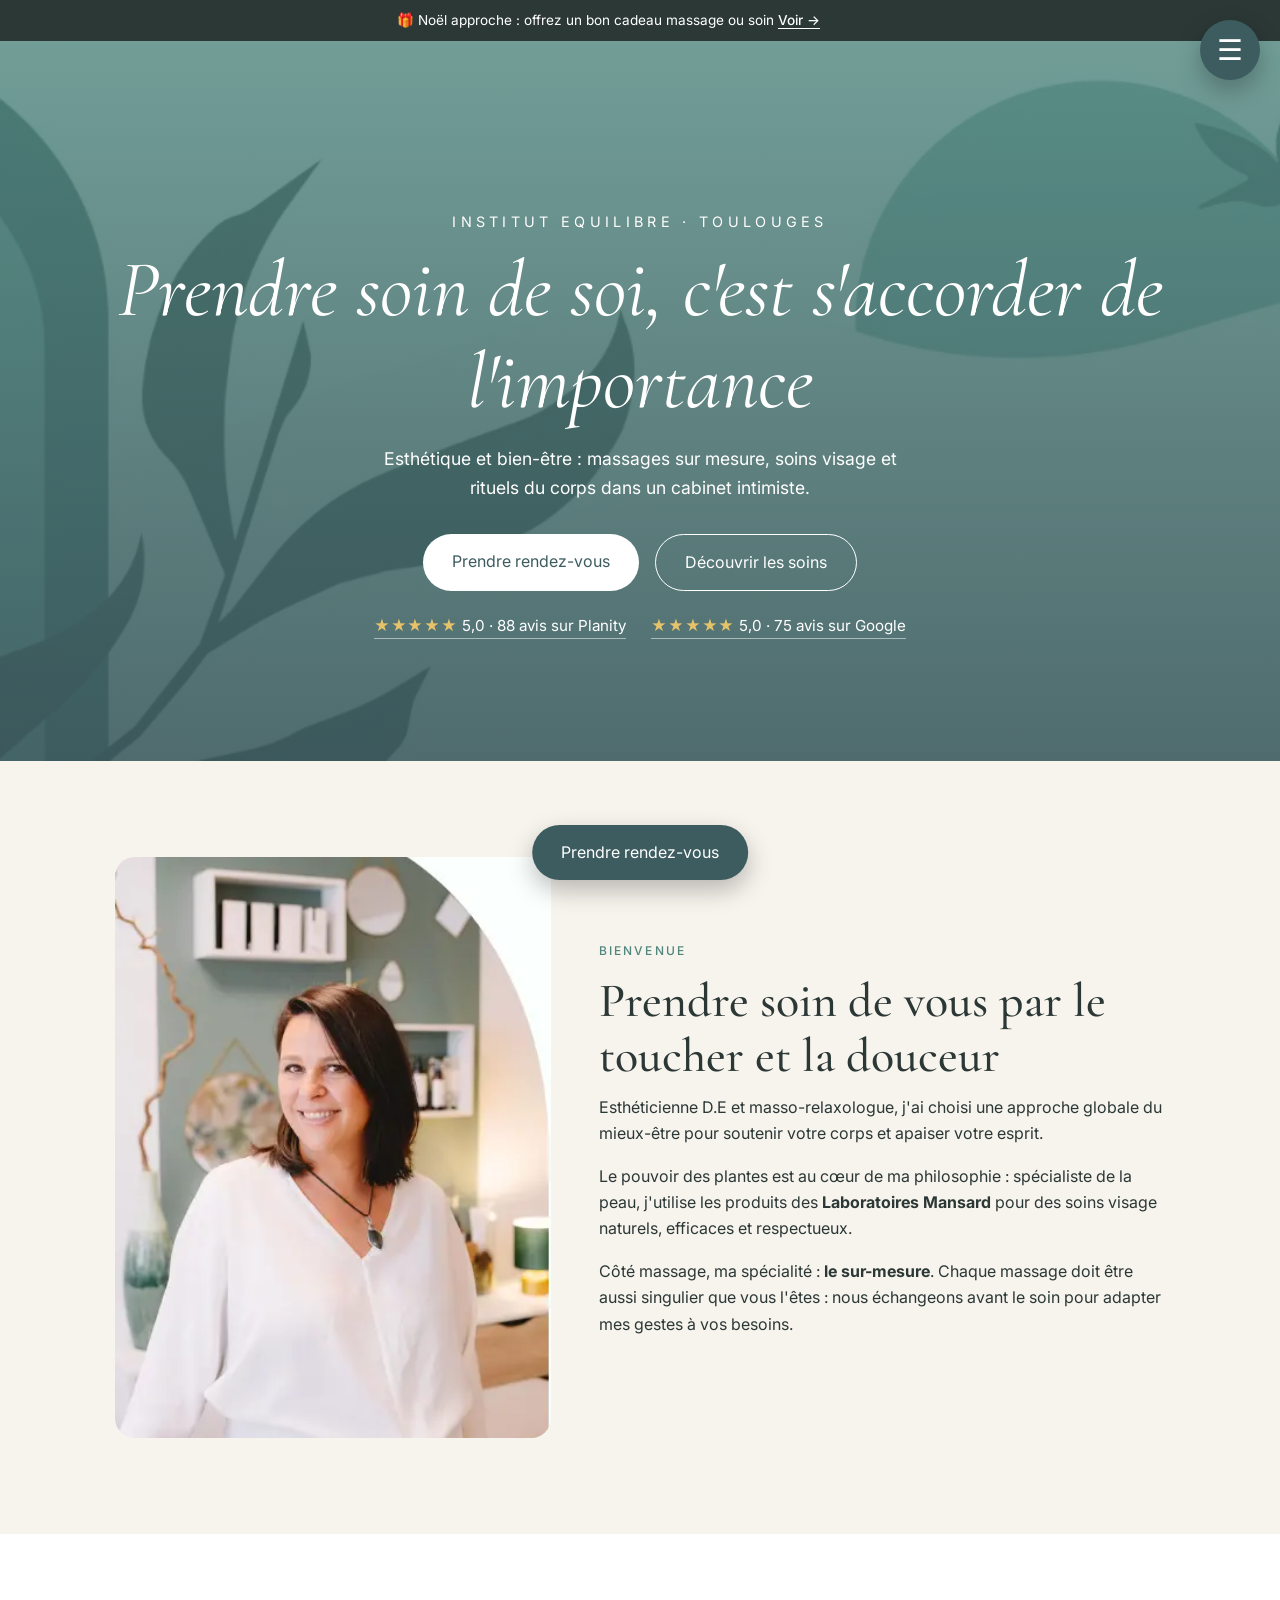
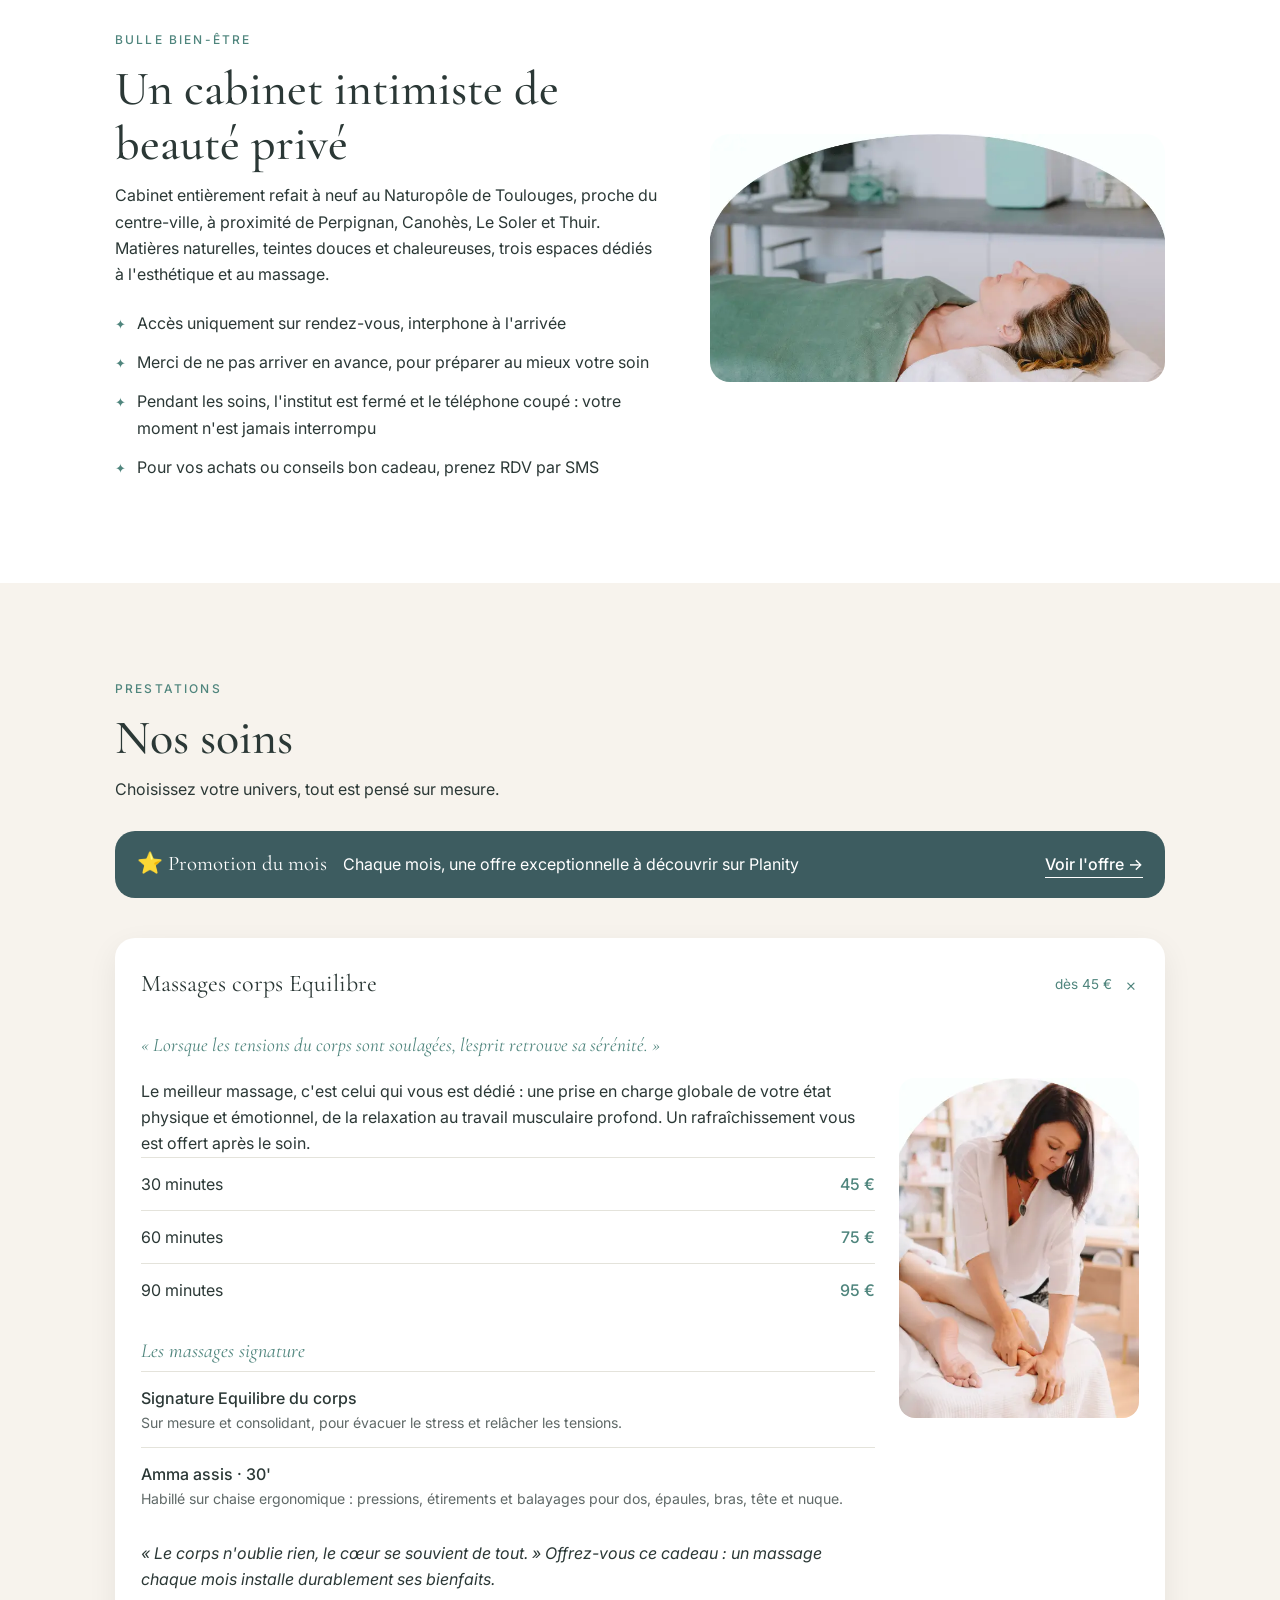
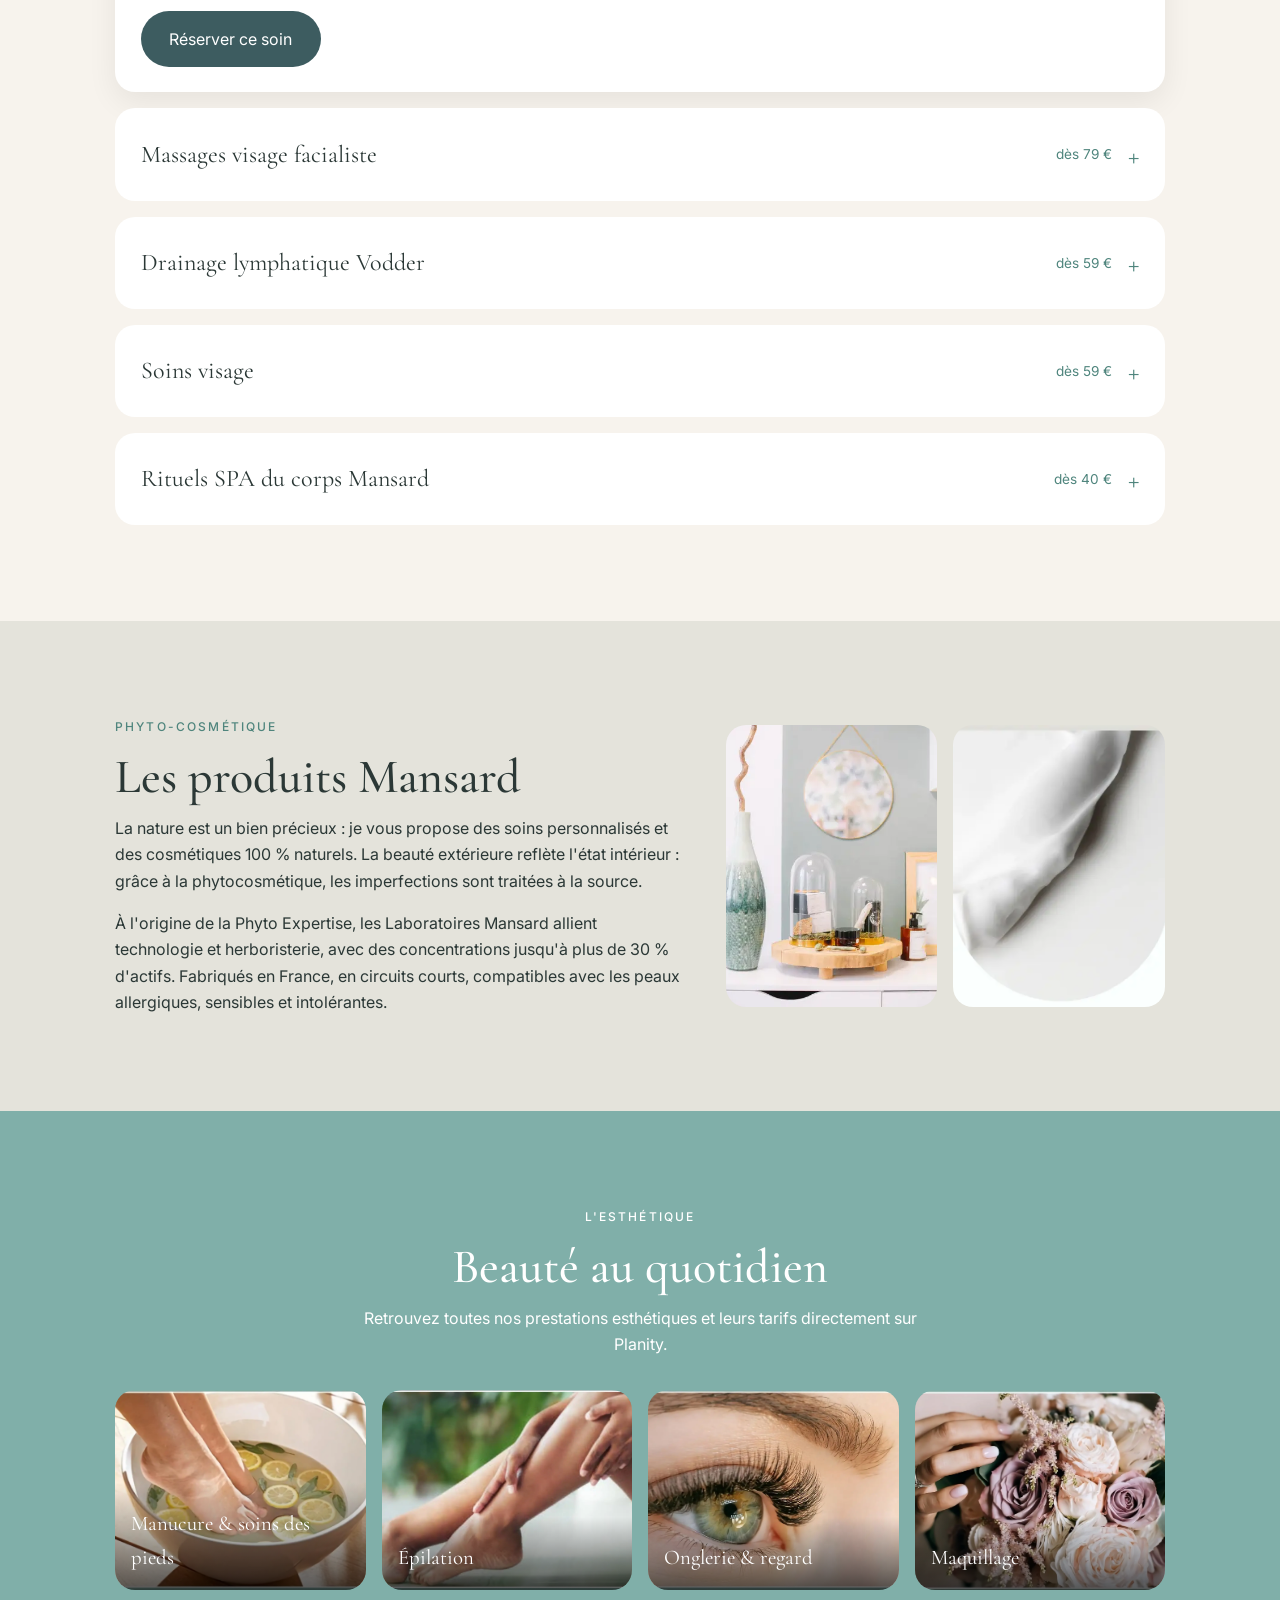
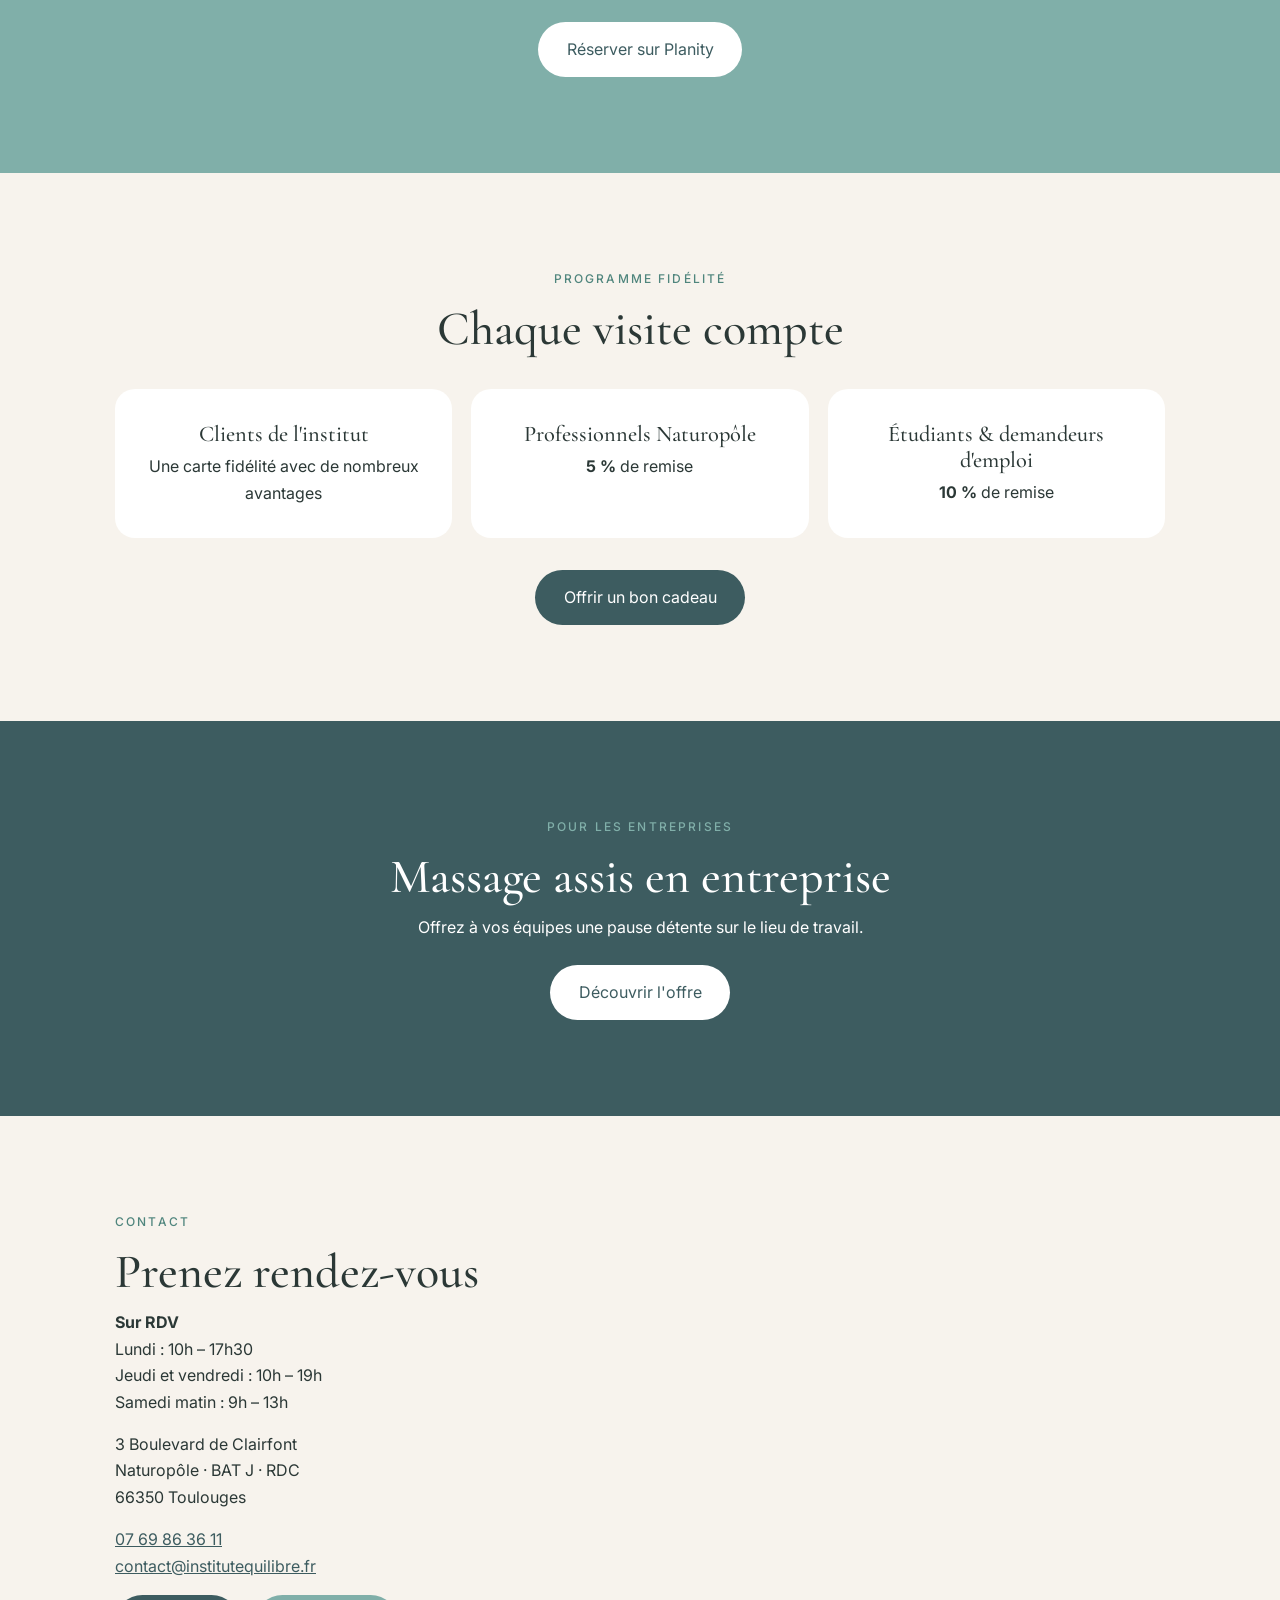
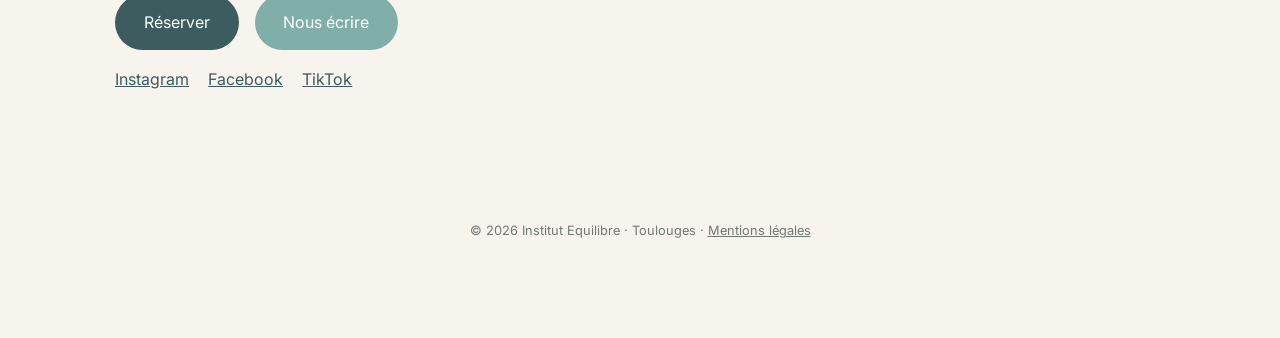
<file: index.html>
<!DOCTYPE html>
<html lang="fr">
<head>
<meta charset="UTF-8">
<meta name="viewport" content="width=device-width, initial-scale=1">
<title>Institut Equilibre – Toulouges – Esthétique et bien-être</title>
<meta name="description" content="Institut Equilibre à Toulouges, près de Perpignan : massages sur mesure, soins visage Mansard, drainage lymphatique Vodder et esthétique.">
<meta name="theme-color" content="#3d5c60">
<meta property="og:type" content="website">
<meta property="og:title" content="Institut Equilibre – Toulouges">
<meta property="og:description" content="Massages sur mesure, soins visage Mansard, drainage Vodder.">
<meta property="og:image" content="https://institutequilibre.github.io/www/images/partage.webp">
<link rel="preconnect" href="https://fonts.googleapis.com">
<link rel="preconnect" href="https://fonts.gstatic.com" crossorigin>
<link href="https://fonts.googleapis.com/css2?family=Cormorant+Garamond:ital,wght@0,400;0,500;0,600;1,400&family=Inter:wght@300;400;500&display=swap" rel="stylesheet">
<script type="application/ld+json">
{
  "@context":"https://schema.org",
  "@type":"BeautySalon",
  "name":"Institut Equilibre",
  "telephone":"+33769863611",
  "email":"contact@institutequilibre.fr",
  "address":{"@type":"PostalAddress","streetAddress":"3 Boulevard de Clairfont, Naturopôle BAT J","postalCode":"66350","addressLocality":"Toulouges","addressCountry":"FR"},
  "openingHoursSpecification":[
    {"@type":"OpeningHoursSpecification","dayOfWeek":"Monday","opens":"10:00","closes":"17:30"},
    {"@type":"OpeningHoursSpecification","dayOfWeek":["Thursday","Friday"],"opens":"10:00","closes":"19:00"},
    {"@type":"OpeningHoursSpecification","dayOfWeek":"Saturday","opens":"09:00","closes":"13:00"}
  ]
}
</script>
<style>
:root{--sage:#80afa9;--sage-d:#4f857d;--deep:#3d5c60;--cream:#f7f3ed;--sand:#e4e3db;--ink:#2b3836;--r:20px}
*{box-sizing:border-box;margin:0;padding:0}
html{scroll-behavior:smooth;scroll-padding-top:20px}
body{font-family:Inter,sans-serif;font-weight:300;color:var(--ink);background:var(--cream);line-height:1.65}
h1,h2,h3{font-family:'Cormorant Garamond',serif;font-weight:500;line-height:1.15}
h2{font-size:clamp(2rem,5vw,3rem);margin-bottom:.6rem}
img{max-width:100%;display:block}
section{padding:clamp(3.5rem,9vw,6rem) 1.5rem}
.wrap{max-width:1050px;margin:auto}
.eyebrow{text-transform:uppercase;letter-spacing:.18em;font-size:.75rem;color:var(--sage-d);font-weight:500;margin-bottom:.8rem;display:block}
.btn{display:inline-block;background:var(--deep);color:#fff;padding:.9rem 1.8rem;border-radius:99px;text-decoration:none;font-weight:400;transition:.25s}
.btn:hover{background:var(--ink);transform:translateY(-2px)}
.btn.ghost{background:transparent;border:1px solid #fff}
.btn.ghost:hover{background:#fff;color:var(--ink)}
.btn.light{background:#fff;color:var(--deep)}

.hero{min-height:80vh;display:grid;place-items:center;text-align:center;color:#fff;padding:6rem 1.5rem 3rem;
background:linear-gradient(rgba(79,133,125,.8),rgba(61,92,96,.9)),url('https://institutequilibre.github.io/www/images/partage.webp') center/cover}
.hero .brand{letter-spacing:.3em;text-transform:uppercase;font-size:.9rem}
.hero h1{font-size:clamp(2.4rem,7vw,5rem);margin:.6rem 0 1rem;font-style:italic;font-weight:400}
.hero p{max-width:540px;margin:0 auto 2rem;font-size:1.1rem}
.actions{display:flex;gap:1rem;justify-content:center;flex-wrap:wrap}

.about{display:grid;gap:3rem;align-items:center}
@media(min-width:800px){.about{grid-template-columns:1fr 1.3fr}}
.about > img{border-radius:var(--r);width:100%;aspect-ratio:3/4;object-fit:cover}
.about p{margin-bottom:1rem}

.reviews{display:grid;grid-template-columns:auto 1fr;gap:.3rem 1.2rem;align-items:center;margin-top:1.5rem;padding:1.3rem 1.6rem;background:#fff;border-radius:var(--r);text-decoration:none;color:var(--ink);box-shadow:0 8px 28px rgba(0,0,0,.08);border:1px solid var(--sand);max-width:420px;transition:.25s}
.reviews:hover{transform:translateY(-3px);box-shadow:0 14px 34px rgba(0,0,0,.14)}
.g-logo{grid-column:1/-1;font:600 1.3rem/1 Arial,sans-serif;letter-spacing:-.02em}
.g-logo i{font-style:normal}
.g-logo i:nth-child(1),.g-logo i:nth-child(4){color:#4285f4}
.g-logo i:nth-child(2),.g-logo i:nth-child(6){color:#ea4335}
.g-logo i:nth-child(3){color:#fbbc05}
.g-logo i:nth-child(5){color:#34a853}
.score{display:flex;align-items:center;gap:.6rem}
.score b{font:500 2.6rem/1 'Cormorant Garamond',serif}
.stars{color:#fbbc05;font-size:1.2rem;letter-spacing:.08em}
.reviews-txt{display:flex;flex-direction:column;line-height:1.35}
.reviews-txt b{font-weight:500;font-size:.95rem}
.reviews-txt small{font-size:.8rem;opacity:.7}
.cta{grid-column:1/-1;margin-top:.6rem;padding:.6rem 1rem;background:var(--deep);color:#fff;border-radius:99px;text-align:center;font-size:.85rem;font-weight:400;transition:.25s}
.reviews:hover .cta{background:var(--sage-d)}

.cabinet{background:#fff}
.cabinet .wrap{display:grid;gap:3rem;align-items:center}
@media(min-width:800px){.cabinet .wrap{grid-template-columns:1.2fr 1fr}}
.cabinet img{border-radius:var(--r);width:100%;object-fit:cover}
.cabinet ul{list-style:none;margin-top:1rem}
.cabinet li{padding:.4rem 0 .4rem 1.4rem;position:relative}
.cabinet li:before{content:"✦";position:absolute;left:0;color:var(--sage-d);font-size:.8rem;top:.65rem}

.services .acc{margin-top:2.5rem;display:grid;gap:1rem}
details{background:#fff;border-radius:var(--r);padding:0 1.6rem;transition:.3s}
details[open]{box-shadow:0 10px 30px rgba(0,0,0,.07)}
summary{list-style:none;cursor:pointer;padding:1.4rem 0;display:flex;justify-content:space-between;align-items:center;gap:1rem;font-family:'Cormorant Garamond',serif;font-size:1.5rem}
summary::-webkit-details-marker{display:none}
summary::after{content:'+';font-size:1.8rem;color:var(--sage-d);transition:.3s}
details[open] summary::after{transform:rotate(45deg)}
.body{padding-bottom:1.6rem}
.body>p{margin-bottom:1rem}
.quote{font-family:'Cormorant Garamond',serif;font-style:italic;font-size:1.2rem;color:var(--sage-d)}
.row{display:flex;justify-content:space-between;gap:1rem;padding:.8rem 0;border-top:1px solid var(--sand)}
.row div span{display:block;font-size:.88rem;opacity:.75}
.row b{font-weight:500;color:var(--sage-d);white-space:nowrap}
.row strong{font-weight:500}
.sub{font-family:'Cormorant Garamond',serif;font-size:1.25rem;color:var(--sage-d);margin:1.2rem 0 .2rem;font-style:italic}
.split{display:grid;gap:1.5rem}
@media(min-width:800px){.split.has-img{grid-template-columns:1fr 240px}}
.split img{border-radius:16px;width:100%;height:100%;max-height:340px;object-fit:cover}
.more{display:inline-block;margin-top:.8rem;color:var(--deep);font-weight:500;text-decoration:none;border-bottom:1px solid}

.mansard{background:var(--sand)}
.mansard .wrap{display:grid;gap:2.5rem;align-items:center}
@media(min-width:800px){.mansard .wrap{grid-template-columns:1.3fr 1fr}}
.pics{display:grid;grid-template-columns:1fr 1fr;gap:1rem}
.pics img{border-radius:var(--r);height:100%;object-fit:cover;aspect-ratio:3/4}

.esth{background:var(--sage);color:#fff;text-align:center}
.esth .eyebrow{color:#fff}
.esth p{max-width:560px;margin:0 auto 1.5rem}
.grid4{display:grid;grid-template-columns:repeat(auto-fit,minmax(210px,1fr));gap:1rem;margin:2rem 0}
.grid4 a{position:relative;border-radius:var(--r);overflow:hidden;aspect-ratio:5/4;display:block;color:#fff;text-decoration:none}
.grid4 img{width:100%;height:100%;object-fit:cover;transition:.4s}
.grid4 a:hover img{transform:scale(1.06)}
.grid4 span{position:absolute;inset:auto 0 0;padding:1.5rem 1rem .9rem;background:linear-gradient(transparent,rgba(0,0,0,.65));color:#fff;font-family:'Cormorant Garamond',serif;font-size:1.3rem;text-align:left}

.cards{display:grid;grid-template-columns:repeat(auto-fit,minmax(230px,1fr));gap:1.2rem;margin-top:2rem}
.card{background:#fff;border-radius:var(--r);padding:2rem;text-align:center}
.card h3{font-size:1.4rem;margin-bottom:.4rem}
.pro{background:var(--deep);color:#fff;text-align:center}
.pro .eyebrow{color:var(--sage)}
.pro .actions{margin-top:1.5rem}
.pro p{max-width:560px;margin:0 auto}

.contact .wrap{display:grid;gap:2.5rem}
@media(min-width:800px){.contact .wrap{grid-template-columns:1fr 1.2fr}}
.contact p{margin-bottom:1rem}
.contact a{color:var(--deep)}
iframe{border:0;border-radius:var(--r);width:100%;min-height:320px;height:100%}
.social{display:flex;gap:1.2rem;margin-top:1rem}
footer{text-align:center;padding:2rem 1rem 6rem;font-size:.8rem;opacity:.65}

.sticky{display:block;position:fixed;bottom:20px;left:50%;transform:translateX(-50%);z-index:1001;box-shadow:0 10px 25px rgba(0,0,0,.25)}
.contact a.btn{color:#fff}
.sticky:hover{transform:translateX(-50%) translateY(-2px)}
  
/* Bouton menu flottant */
.floating-menu-btn{position:fixed;top:20px;right:20px;width:60px;height:60px;border:none;border-radius:50%;background:var(--deep);color:#fff;font-size:1.8rem;cursor:pointer;z-index:10000;box-shadow:0 10px 25px rgba(0,0,0,.25);transition:.3s;-webkit-tap-highlight-color:transparent;touch-action:auto}
.floating-menu-btn:hover{transform:scale(1.05);background:var(--sage-d)}

/* Menu */
.floating-menu{position:fixed;top:90px;right:20px;width:260px;background:#fff;border-radius:20px;padding:1rem;display:flex;flex-direction:column;gap:.7rem;box-shadow:0 15px 40px rgba(0,0,0,.18);opacity:0;visibility:hidden;pointer-events:none;transform:translateY(-10px);transition:.3s;touch-action:auto;z-index:999}
.floating-menu.active{opacity:1;visibility:visible;pointer-events:auto;transform:translateY(0)}
.floating-menu a{text-decoration:none;color:var(--ink);padding:.8rem 1rem;border-radius:12px;transition:.2s}
.floating-menu a:hover{background:var(--sand)}
.btn-menu{background:var(--deep);color:#fff !important;text-align:center;margin-top:.5rem}
.btn-menu:hover{background:var(--sage-d) !important}

/* Mobile (en dernier pour prendre le dessus) */
@media(max-width:600px){
  html{font-size:14px}
  body{line-height:1.5}
  .sticky{display:none}
  section{padding:2.5rem 1rem}
  .hero{min-height:60vh;padding:2.5rem 1rem}
  .hero .brand{font-size:.7rem;letter-spacing:.2em}
  .hero h1{font-size:2rem;margin:.5rem 0 .8rem}
  .hero p{font-size:.95rem;margin-bottom:1.3rem}
  .actions .btn{width:100%;text-align:center;padding:.75rem 1rem}
  h2{font-size:1.8rem}
  details{padding:0 1rem}
  summary{font-size:1.15rem;padding:1rem 0}
  .row{flex-direction:row;align-items:flex-start;gap:.8rem;padding:.6rem 0}
  .row b{white-space:nowrap;margin-left:auto}
  .quote{font-size:1.05rem}
  .about img{aspect-ratio:4/5;max-height:380px}
  .reviews{display:flex;flex-direction:column;align-items:center;text-align:center;gap:.5rem;max-width:100%;padding:1.2rem 1rem}
  .score{justify-content:center}
  .score b{font-size:2.2rem}
  .reviews-txt{align-items:center}
  .cta{width:100%}
  .grid4 a{aspect-ratio:16/10}
}

  /* Conversion */
body{font-weight:400}
.promo{display:block;background:var(--ink);color:#fff;text-align:center;text-decoration:none;font-size:.85rem;padding:.7rem 5rem .7rem 1rem;line-height:1.35}
.promo b{font-weight:500;border-bottom:1px solid currentColor;white-space:nowrap}
.proof{display:inline-block;margin-top:1.4rem;color:#fff;text-decoration:none;font-size:.95rem;border-bottom:1px solid rgba(255,255,255,.5)}
.hero-ratings{display:flex;column-gap:1.6rem;row-gap:.5rem;justify-content:center;flex-wrap:wrap;margin-top:1.4rem}
.hero-ratings .proof{margin-top:0}summary .from{margin-left:auto;font:400 .85rem Inter,sans-serif;color:var(--sage-d);white-space:nowrap}
.proof .st{color:#e6c36a;letter-spacing:.05em}
.body .btn.book{margin-top:1.2rem}
.rv-grid{display:grid;grid-template-columns:repeat(auto-fit,minmax(240px,1fr));gap:1.2rem;margin-top:2rem}
.rv figure{background:#fff;border-radius:var(--r);padding:1.6rem}
.rv blockquote{font-family:'Cormorant Garamond',serif;font-size:1.25rem;font-style:italic;line-height:1.35}
.rv figcaption{margin-top:.8rem;font-size:.85rem;opacity:.7}
.mbar{display:none}
@media(max-width:600px){
  html{font-size:16px}
  .mbar{display:flex;position:fixed;left:0;right:0;bottom:0;z-index:1001;gap:.5rem;padding:.6rem .7rem calc(.6rem + env(safe-area-inset-bottom));background:#fff;box-shadow:0 -6px 20px rgba(0,0,0,.12)}
  .mbar a{flex:1;text-align:center;padding:.85rem .4rem;border-radius:99px;text-decoration:none;font-weight:500;font-size:.95rem;color:#fff;background:var(--sage-d)}
  .mbar a:first-child{flex:1.7;background:var(--deep)}
}

.deal{display:flex;flex-wrap:wrap;align-items:center;gap:.4rem 1rem;margin-top:1.8rem;padding:1rem 1.4rem;background:var(--deep);color:#fff;border-radius:var(--r);text-decoration:none;transition:.25s}
.deal:hover{transform:translateY(-2px);background:var(--ink)}
.deal span{font-family:'Cormorant Garamond',serif;font-size:1.3rem}
.deal b{margin-left:auto;font-weight:500;border-bottom:1px solid currentColor}

  @media(max-width:600px){
  .mbar{
    background:rgba(247,243,237,.8);
    -webkit-backdrop-filter:blur(14px);
    backdrop-filter:blur(14px);
    box-shadow:none;
    border-top:1px solid rgba(61,92,96,.15);
  }
  .mbar a{box-shadow:0 4px 12px rgba(61,92,96,.25)}
}
  footer a{color:inherit}
  
</style>

  <script type="text/javascript">
    (function(c,l,a,r,i,t,y){
        c[a]=c[a]||function(){(c[a].q=c[a].q||[]).push(arguments)};
        t=l.createElement(r);t.async=1;t.src="https://www.clarity.ms/tag/"+i;
        y=l.getElementsByTagName(r)[0];y.parentNode.insertBefore(t,y);
    })(window, document, "clarity", "script", "zf7tspc8fb");
</script>
  
</head>

<script async src="https://www.googletagmanager.com/gtm.js?id=GTM-5ZWL5DNL"></script>
<script>
  window.dataLayer = window.dataLayer || [];
  function gtag(){dataLayer.push(arguments);}
  gtag('js', new Date());
</script>
  
<body>

  <a class="promo" href="offrir-bon-cadeau.html">🎁 Noël approche : offrez un bon cadeau massage ou soin <b>Voir →</b></a>
  
<button class="floating-menu-btn" id="menuBtn" aria-label="Menu" aria-expanded="false" aria-controls="floatingMenu">☰</button>

<div class="floating-menu" id="floatingMenu">
    <a href="#apropos">L'institut</a>
    <a href="#prestations">Prestations</a>
    <a href="#mansard">Produits Mansard</a>
    <a href="#esthetique">Esthétique</a>
    <a href="#entreprise">Entreprise</a>
    <a href="#contact">Contact</a>
    <a href="offrir-bon-cadeau.html">🎁 Offrir un bon cadeau</a>
    <a href="https://www.planity.com/institut-equilibre-66350-toulouges" target="_blank" rel="noopener" class="btn-menu">Réserver</a>
</div>

<header class="hero">
  <div>
    <div class="brand">Institut Equilibre · Toulouges</div>
    <h1>Prendre soin de soi, c'est s'accorder de l'importance</h1>
    <p>Esthétique et bien-être : massages sur mesure, soins visage et rituels du corps dans un cabinet intimiste.</p>
    <div class="actions">
      <a href="https://www.planity.com/institut-equilibre-66350-toulouges" target="_blank" rel="noopener" class="btn light">Prendre rendez-vous</a>
      <a href="#prestations" class="btn ghost">Découvrir les soins</a>
    </div>
    <div class="hero-ratings">
      <a href="https://www.planity.com/institut-equilibre-66350-toulouges" target="_blank" rel="noopener" class="proof"><span class="st">★★★★★</span> 5,0 · 88 avis sur Planity</a>
      <a href="https://share.google/BgqpHiEWUVIyXNBQk" target="_blank" rel="noopener" class="proof"><span class="st">★★★★★</span> 5,0 · 75 avis sur Google</a>
    </div>
    </div>
</header>

<section id="apropos">
  <div class="wrap about">
    <img src="images/Portrait.webp" alt="Portrait de la praticienne" loading="lazy">
    <div>
      <span class="eyebrow">Bienvenue</span>
      <h2>Prendre soin de vous par le toucher et la douceur</h2>
      <p>Esthéticienne D.E et masso-relaxologue, j'ai choisi une approche globale du mieux-être pour soutenir votre corps et apaiser votre esprit.</p>
      <p>Le pouvoir des plantes est au cœur de ma philosophie : spécialiste de la peau, j'utilise les produits des <b>Laboratoires Mansard</b> pour des soins visage naturels, efficaces et respectueux.</p>
      <p>Côté massage, ma spécialité : <b>le sur-mesure</b>. Chaque massage doit être aussi singulier que vous l'êtes : nous échangeons avant le soin pour adapter mes gestes à vos besoins.</p>
    </div>
  </div>
</section>

  <section class="rv" hidden>
  <div class="wrap">
    <span class="eyebrow">Avis clients</span>
    <h2>Elles en parlent</h2>
    <div class="rv-grid">
      <figure><blockquote>« AVIS 1 »</blockquote><figcaption>Prénom · Planity</figcaption></figure>
      <figure><blockquote>« AVIS 2 »</blockquote><figcaption>Prénom · Planity</figcaption></figure>
      <figure><blockquote>« AVIS 3 »</blockquote><figcaption>Prénom · Planity</figcaption></figure>
    </div>
  </div>
</section>

  <section class="rv" hidden>
  <div class="wrap">
    <span class="eyebrow">Avis clients</span>
    <h2>Elles en parlent</h2>
    <div class="rv-grid">
      <figure><blockquote>« AVIS 1 »</blockquote><figcaption>Prénom · Planity</figcaption></figure>
      <figure><blockquote>« AVIS 2 »</blockquote><figcaption>Prénom · Planity</figcaption></figure>
      <figure><blockquote>« AVIS 3 »</blockquote><figcaption>Prénom · Planity</figcaption></figure>
    </div>
  </div>
</section>
  
<section class="cabinet">
  <div class="wrap">
    <div>
      <span class="eyebrow">Bulle bien-être</span>
      <h2>Un cabinet intimiste de beauté privé</h2>
      <p>Cabinet entièrement refait à neuf au Naturopôle de Toulouges, proche du centre-ville, à proximité de Perpignan, Canohès, Le Soler et Thuir. Matières naturelles, teintes douces et chaleureuses, trois espaces dédiés à l'esthétique et au massage.</p>
      <ul>
        <li>Accès uniquement sur rendez-vous, interphone à l'arrivée</li>
        <li>Merci de ne pas arriver en avance, pour préparer au mieux votre soin</li>
        <li>Pendant les soins, l'institut est fermé et le téléphone coupé : votre moment n'est jamais interrompu</li>
        <li>Pour vos achats ou conseils bon cadeau, prenez RDV par SMS</li>
      </ul>
    </div>
    <img src="images/Cabinet.webp" alt="Le cabinet" loading="lazy">
  </div>
</section>

<section id="prestations" class="services">
  <div class="wrap">
    <span class="eyebrow">Prestations</span>
    <h2>Nos soins</h2>
    <p>Choisissez votre univers, tout est pensé sur mesure.</p>

    <a class="deal" href="https://www.planity.com/institut-equilibre-66350-toulouges" target="_blank" rel="noopener"><span>⭐ Promotion du mois</span> Chaque mois, une offre exceptionnelle à découvrir sur Planity <b>Voir l'offre →</b></a>
    
    <div class="acc">

      <details open>
        <summary><span>Massages corps Equilibre</span><small class="from">dès 45 €</small></summary>
        <div class="body">
          <p class="quote">« Lorsque les tensions du corps sont soulagées, l'esprit retrouve sa sérénité. »</p>
          <div class="split has-img">
            <div>
              <p>Le meilleur massage, c'est celui qui vous est dédié : une prise en charge globale de votre état physique et émotionnel, de la relaxation au travail musculaire profond. Un rafraîchissement vous est offert après le soin.</p>
              <div class="row"><span>30 minutes</span><b>45 €</b></div>
              <div class="row"><span>60 minutes</span><b>75 €</b></div>
              <div class="row"><span>90 minutes</span><b>95 €</b></div>
              <p class="sub">Les massages signature</p>
              <div class="row"><div><strong>Signature Equilibre du corps</strong><span>Sur mesure et consolidant, pour évacuer le stress et relâcher les tensions.</span></div></div>
              <div class="row"><div><strong>Amma assis · 30'</strong><span>Habillé sur chaise ergonomique : pressions, étirements et balayages pour dos, épaules, bras, tête et nuque.</span></div></div>
              <p style="margin-top:1rem;font-style:italic">« Le corps n'oublie rien, le cœur se souvient de tout. » Offrez-vous ce cadeau : un massage chaque mois installe durablement ses bienfaits.</p>
            </div>
            <img src="images/Massage.webp" alt="Massage" loading="lazy">
          </div>
        </div>
      </details>

      <details>
        <summary><span>Massages visage facialiste</span><small class="from">dès 79 €</small></summary>
        <div class="body">
          <div class="split has-img">
            <div>
              <p>Techniques manuelles non invasives pour travailler en profondeur muscles, épiderme, derme et circulation sanguine et lymphatique. Détend, tonifie, oxygène et accompagne le bien vieillir. Mains et outils de beauté pour une expérience unique.</p>
              <div class="row"><div><strong>Rituel anti-âge japonais Kobido</strong><span>1h15 · 100 % manuel : nettoyage profond, remodelage, drainage, relaxation cervicales, massage crânien (+ massage du dos : 1h20, 99 €).</span></div><b>79 €</b></div>
              <a class="more" href="massage-visage-facialiste.html">En savoir plus →</a>
            </div>
            <img src="images/Massagevisage.webp" alt="Massage du visage" loading="lazy">
          </div>
        </div>
      </details>

      <details>
        <summary><span>Drainage lymphatique Vodder</span><small class="from">dès 59 €</small></summary>
        <div class="body">
          <div class="split has-img">
            <div>
              <p>Technique de massage qui stimule la circulation de la lymphe, à visée médicale ou esthétique : mouvements lents et doux, dans le sens de la circulation lymphatique, avec des variations de pression.</p>
              <div class="row"><span>45 min · Visage</span><b>59 €</b></div>
              <div class="row"><span>45 min · Jambes lourdes</span><b>59 €</b></div>
              <div class="row"><span>60 min · Minceur</span><b>70 €</b></div>
              <div class="row"><span>90 min · Corps entier</span><b>90 €</b></div>
              <a class="more" href="drainage-lymphatique.html">En savoir plus →</a>
            </div>
            <img src="images/Drainage.webp" alt="Drainage lymphatique" loading="lazy">
          </div>
        </div>
      </details>

      <details>
        <summary><span>Soins visage</span><small class="from">dès 59 €</small></summary>
        <div class="body">
          <div class="row"><div><strong>Soin Équilibre Pur</strong><span>45 min · Nettoyage, exfoliation, massage du visage et des épaules (10 min), puis masque.</span></div><b>59 €</b></div>
          <div class="row"><div><strong>L'équilibre par les plantes</strong><span>1h · 100 % manuel. Rituel cocooning sur mesure (hydratant, apaisant, purifiant, éclat, anti-âge), massage du visage et du crâne.</span></div><b>70 €</b></div>
          <div class="row"><div><strong>L'équilibre par les plantes + massage du dos</strong><span>1h20 · Massage du dos en début de soin pour relâcher les tensions et optimiser les résultats.</span></div><b>89 €</b></div>
          <div class="row"><div><strong>Soin Hydraskin</strong><span>Traitement complet de la peau, non invasif.</span></div><b>89 €</b></div>
          <p style="margin-top:1rem;font-style:italic">« L'équilibre par les plantes » est conseillé en cure, à raison d'un soin par semaine, pour un résultat durable.</p>
        </div>
      </details>

      <details>
        <summary><span>Rituels SPA du corps Mansard</span><small class="from">dès 40 €</small></summary>
        <div class="body">
          <p class="quote">Inspirés des plus beaux jardins du monde : voyages sensoriels grâce à la puissance des végétaux.</p>
          <p><b>Trois destinations :</b> Jardin de Taraho'i (noix de coco, litchi, tiaré), Jardin marocain (argan, sésame, baume fondant), Jardin impérial de Kyoto (thé matcha, huiles de macadamia et pépins de raisin).</p>
          <p class="sub">Les gommages · 30'</p>
          <div class="row"><span>Taraho'i · Marocain · Kyoto</span><b>40 €</b></div>
          <p class="sub">Les rituels évasion · 60'</p>
          <p style="font-size:.9rem">Gommage + enveloppement.</p>
          <div class="row"><span>Taraho'i · Marocain · Kyoto</span><b>75 €</b></div>
          <p class="sub">Les rituels sensoriels</p>
          <p style="font-size:.9rem">Gommage 30 min + massage signature au choix (30 ou 60 min).</p>
          <div class="row"><span>70 min</span><b>79 €</b></div>
          <div class="row"><span>90 min</span><b>109 €</b></div>
          <p class="sub">Le grand rituel signature</p>
          <div class="row"><div><strong>Gommage + enveloppement + massage de 60 min</strong><span>Un voyage hors du temps. Café ou thé et viennoiserie offerts en fin de soin.</span></div><b>149 €</b></div>
          <p class="sub">Le rituel Joli dos · 45'</p>
          <div class="row"><div><strong>Soin complet du dos</strong><span>Nettoyage et gommage sous vapeur, extractions si nécessaire (+10'), massage de 20 min, masque traitant et massage crânien.</span></div><b>59 €</b></div>
        </div>
      </details>

    </div>
  </div>
</section>

<section id="mansard" class="mansard">
  <div class="wrap">
    <div>
      <span class="eyebrow">Phyto-cosmétique</span>
      <h2>Les produits Mansard</h2>
      <p>La nature est un bien précieux : je vous propose des soins personnalisés et des cosmétiques 100 % naturels. La beauté extérieure reflète l'état intérieur : grâce à la phytocosmétique, les imperfections sont traitées à la source.</p>
      <p style="margin-top:1rem">À l'origine de la Phyto Expertise, les Laboratoires Mansard allient technologie et herboristerie, avec des concentrations jusqu'à plus de 30 % d'actifs. Fabriqués en France, en circuits courts, compatibles avec les peaux allergiques, sensibles et intolérantes.</p>
    </div>
    <div class="pics">
      <img src="images/ProduitsMansard.webp" alt="Produits Mansard" loading="lazy">
      <img src="images/SoinsMansard.webp" alt="Soins Mansard" loading="lazy">
    </div>
  </div>
</section>

<section id="esthetique" class="esth">
  <div class="wrap">
    <span class="eyebrow">L'esthétique</span>
    <h2>Beauté au quotidien</h2>
    <p>Retrouvez toutes nos prestations esthétiques et leurs tarifs directement sur Planity.</p>
    <div class="grid4">
      <a href="https://www.planity.com/institut-equilibre-66350-toulouges" target="_blank" rel="noopener"><img src="images/Manucure.webp" alt="" loading="lazy"><span>Manucure &amp; soins des pieds</span></a>
      <a href="https://www.planity.com/institut-equilibre-66350-toulouges" target="_blank" rel="noopener"><img src="images/Epilation.webp" alt="" loading="lazy"><span>Épilation</span></a>
      <a href="https://www.planity.com/institut-equilibre-66350-toulouges" target="_blank" rel="noopener"><img src="images/Onglerie.webp" alt="" loading="lazy"><span>Onglerie &amp; regard</span></a>
      <a href="https://www.planity.com/institut-equilibre-66350-toulouges" target="_blank" rel="noopener"><img src="images/Maquillage.webp" alt="" loading="lazy"><span>Maquillage</span></a>
    </div>
    <a href="https://www.planity.com/institut-equilibre-66350-toulouges" target="_blank" rel="noopener" class="btn light">Réserver sur Planity</a>
  </div>
</section>

<section>
  <div class="wrap" style="text-align:center">
    <span class="eyebrow">Programme fidélité</span>
    <h2>Chaque visite compte</h2>
    <div class="cards">
      <div class="card"><h3>Clients de l'institut</h3><p>Une carte fidélité avec de nombreux avantages</p></div>
      <div class="card"><h3>Professionnels Naturopôle</h3><p><b>5 %</b> de remise</p></div>
      <div class="card"><h3>Étudiants &amp; demandeurs d'emploi</h3><p><b>10 %</b> de remise</p></div>
    </div>
    <p style="margin-top:2rem"><a class="btn" href="offrir-bon-cadeau.html">Offrir un bon cadeau</a></p>
  </div>
</section>

<section id="entreprise" class="pro">
  <div class="wrap">
    <span class="eyebrow">Pour les entreprises</span>
    <h2>Massage assis en entreprise</h2>
    <p>Offrez à vos équipes une pause détente sur le lieu de travail.</p>
    <div class="actions"><a class="btn light" href="https://www.institutequilibre.fr/massage-assis-entreprise">Découvrir l'offre</a></div>
  </div>
</section>

<section id="contact" class="contact">
  <div class="wrap">
    <div>
      <span class="eyebrow">Contact</span>
      <h2>Prenez rendez-vous</h2>
      <p><b>Sur RDV</b><br>Lundi : 10h – 17h30<br>Jeudi et vendredi : 10h – 19h<br>Samedi matin : 9h – 13h</p>
      <p>3 Boulevard de Clairfont<br>Naturopôle · BAT J · RDC<br>66350 Toulouges</p>
      <p><a href="tel:+33769863611">07 69 86 36 11</a><br><a href="mailto:contact@institutequilibre.fr">contact@institutequilibre.fr</a></p>
      <div class="actions" style="justify-content:flex-start">
        <a class="btn" href="https://www.planity.com/institut-equilibre-66350-toulouges" target="_blank" rel="noopener">Réserver</a>
        <a class="btn" style="background:var(--sage)" href="mailto:contact@institutequilibre.fr">Nous écrire</a>
      </div>
      <div class="social">
        <a href="https://www.instagram.com/institut_equilibre_toulouges/" target="_blank" rel="noopener">Instagram</a>
        <a href="https://www.facebook.com/institutequilibretoulouges" target="_blank" rel="noopener">Facebook</a>
        <a href="https://www.tiktok.com/@institut_equilibre" target="_blank" rel="noopener">TikTok</a>
      </div>
    </div>
    <iframe loading="lazy" title="Plan d'accès" src="https://www.google.com/maps?q=3+Boulevard+de+Clairfont+66350+Toulouges&output=embed"></iframe>
  </div>
</section>

<footer>© 2026 Institut Equilibre · Toulouges · <a href="mentions-legales.html">Mentions légales</a></footer>
<a href="https://www.planity.com/institut-equilibre-66350-toulouges" target="_blank" rel="noopener" class="btn sticky">Prendre rendez-vous</a>

  <nav class="mbar" aria-label="Actions rapides">
  <a href="https://www.planity.com/institut-equilibre-66350-toulouges" target="_blank" rel="noopener">Réserver</a>
  <a href="tel:+33769863611">Appeler</a>
  <a href="sms:+33769863611">SMS</a>
</nav>
  
<script>
const menuBtn = document.getElementById('menuBtn');
const menu = document.getElementById('floatingMenu');

function setMenu(open){
  menu.classList.toggle('active', open);
  menuBtn.textContent = open ? '✕' : '☰';
  menuBtn.setAttribute('aria-expanded', open);
}

menuBtn.addEventListener('click', () => setMenu(!menu.classList.contains('active')));
menu.querySelectorAll('a').forEach(a => a.addEventListener('click', () => setMenu(false)));
document.addEventListener('click', e => {
  if(!menu.contains(e.target) && !menuBtn.contains(e.target)) setMenu(false);
});

  document.querySelectorAll('details .body').forEach(b=>{
  const a=document.createElement('a');
  a.className='btn book';
  a.href='https://www.planity.com/institut-equilibre-66350-toulouges';
  a.target='_blank';a.rel='noopener';
  a.textContent='Réserver ce soin';
  b.appendChild(a);
});
  
</script>

</body>
</html>
</file>
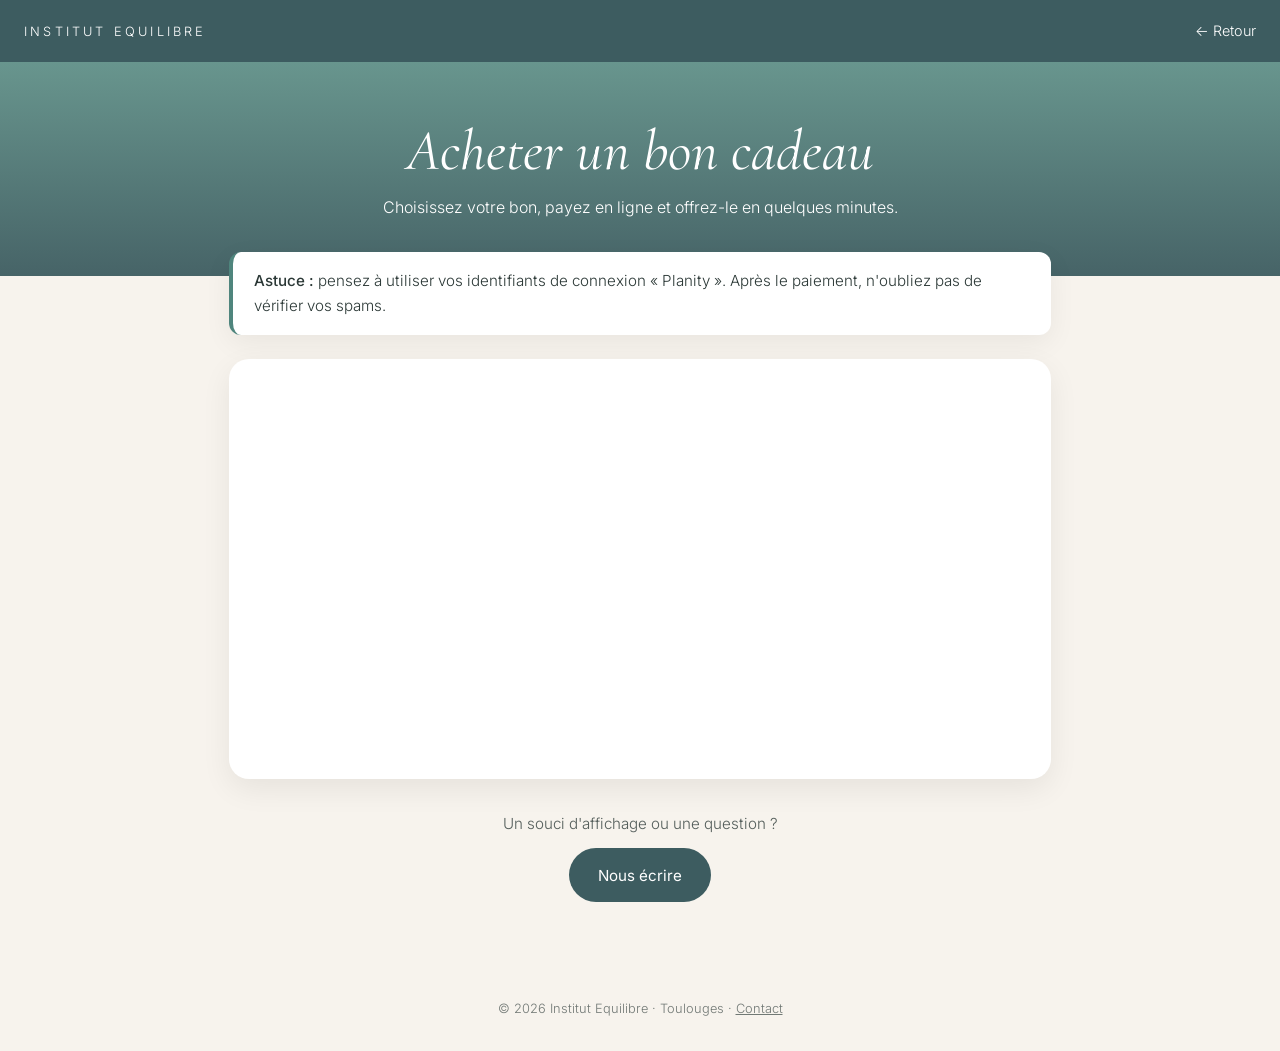
<file: achat-bon-cadeau.html>
<!DOCTYPE html>
<html lang="fr">
<head>
<meta charset="UTF-8">
<meta name="viewport" content="width=device-width, initial-scale=1">
<meta name="robots" content="noindex">
<title>Acheter un bon cadeau – Institut Equilibre Toulouges</title>
<meta name="theme-color" content="#3d5c60">
<link rel="preconnect" href="https://fonts.googleapis.com">
<link rel="preconnect" href="https://fonts.gstatic.com" crossorigin>
<link href="https://fonts.googleapis.com/css2?family=Cormorant+Garamond:ital,wght@0,400;0,500;1,400&family=Inter:wght@300;400;500&display=swap" rel="stylesheet">
<style>
:root{--sage:#80afa9;--sage-d:#4f857d;--deep:#3d5c60;--cream:#f7f3ed;--sand:#e4e3db;--ink:#2b3836;--r:20px}
*{box-sizing:border-box;margin:0;padding:0}
body{font-family:Inter,sans-serif;font-weight:300;color:var(--ink);background:var(--cream);line-height:1.65}
h1,h2{font-family:'Cormorant Garamond',serif;font-weight:500;line-height:1.15}
.btn{display:inline-block;background:var(--deep);color:#fff;padding:.9rem 1.8rem;border-radius:99px;text-decoration:none;font-weight:400;transition:.25s}
.btn:hover{background:var(--ink);transform:translateY(-2px)}
.top{display:flex;justify-content:space-between;align-items:center;padding:1.2rem 1.5rem;background:var(--deep)}
.top a{color:#fff;text-decoration:none;font-size:.9rem}
.top .brand{letter-spacing:.25em;text-transform:uppercase;font-size:.8rem}
.head{background:linear-gradient(rgba(79,133,125,.85),rgba(61,92,96,.95));color:#fff;text-align:center;padding:3.5rem 1.5rem}
.head h1{font-size:clamp(2.2rem,6vw,3.6rem);font-style:italic;font-weight:400;margin-bottom:.6rem}
.head p{max-width:520px;margin:auto}
main{max-width:860px;margin:-1.5rem auto 0;padding:0 1.2rem 4rem}
.tip{background:#fff;border-left:4px solid var(--sage-d);border-radius:12px;padding:1rem 1.3rem;margin-bottom:1.5rem;font-size:.95rem;box-shadow:0 8px 28px rgba(0,0,0,.06)}
.tip b{font-weight:500}
.widget{background:#fff;border-radius:var(--r);padding:1.5rem;min-height:420px;box-shadow:0 10px 30px rgba(0,0,0,.07)}
.fallback{text-align:center;margin-top:2rem;font-size:.95rem}
.fallback p{margin-bottom:.8rem;opacity:.8}
footer{text-align:center;padding:2rem 1rem;font-size:.8rem;opacity:.65}
footer a{color:inherit}
@media(max-width:600px){html{font-size:14px}.widget{padding:.8rem}}
</style>
</head>
<body>

<div class="top">
  <a class="brand" href="index.html">Institut Equilibre</a>
  <a href="offrir-bon-cadeau.html">← Retour</a>
</div>

<div class="head">
  <h1>Acheter un bon cadeau</h1>
  <p>Choisissez votre bon, payez en ligne et offrez-le en quelques minutes.</p>
</div>

<main>
  <div class="tip">
    <b>Astuce :</b> pensez à utiliser vos identifiants de connexion « Planity ». Après le paiement, n'oubliez pas de vérifier vos spams.
  </div>

  <div class="widget">
    <!-- ========== COLLEZ ICI LE CODE PLANITY ========== -->
<div id="$myContainerId"></div>
<script>
    var container = document.getElementById('$myContainerId');
    window.planity = {
        key: '-N183SvPHkDfGzHZ6vol',
        primaryColor: '#80AFA9',
        // choisissez une des options ci-dessous
        // container: container,
        // accountContainer: container,
        // appointmentContainer: container,
        giftVoucherContainer: container,
        // onlineShopContainer: container
    };
</script>
<script src="https://d2skjte8udjqxw.cloudfront.net/widget/production/2/polyfills.latest.js"></script>
<script src="https://d2skjte8udjqxw.cloudfront.net/widget/production/2/app.latest.js"></script>
    <!-- ================================================ -->
  </div>

  <div class="fallback">
    <p>Un souci d'affichage ou une question ?</p>
    <a class="btn" href="mailto:contact@institutequilibre.fr?subject=Bon%20cadeau">Nous écrire</a>
  </div>
</main>

<footer>© 2026 Institut Equilibre · Toulouges · <a href="index.html#contact">Contact</a></footer>

</body>
</html>
</file>
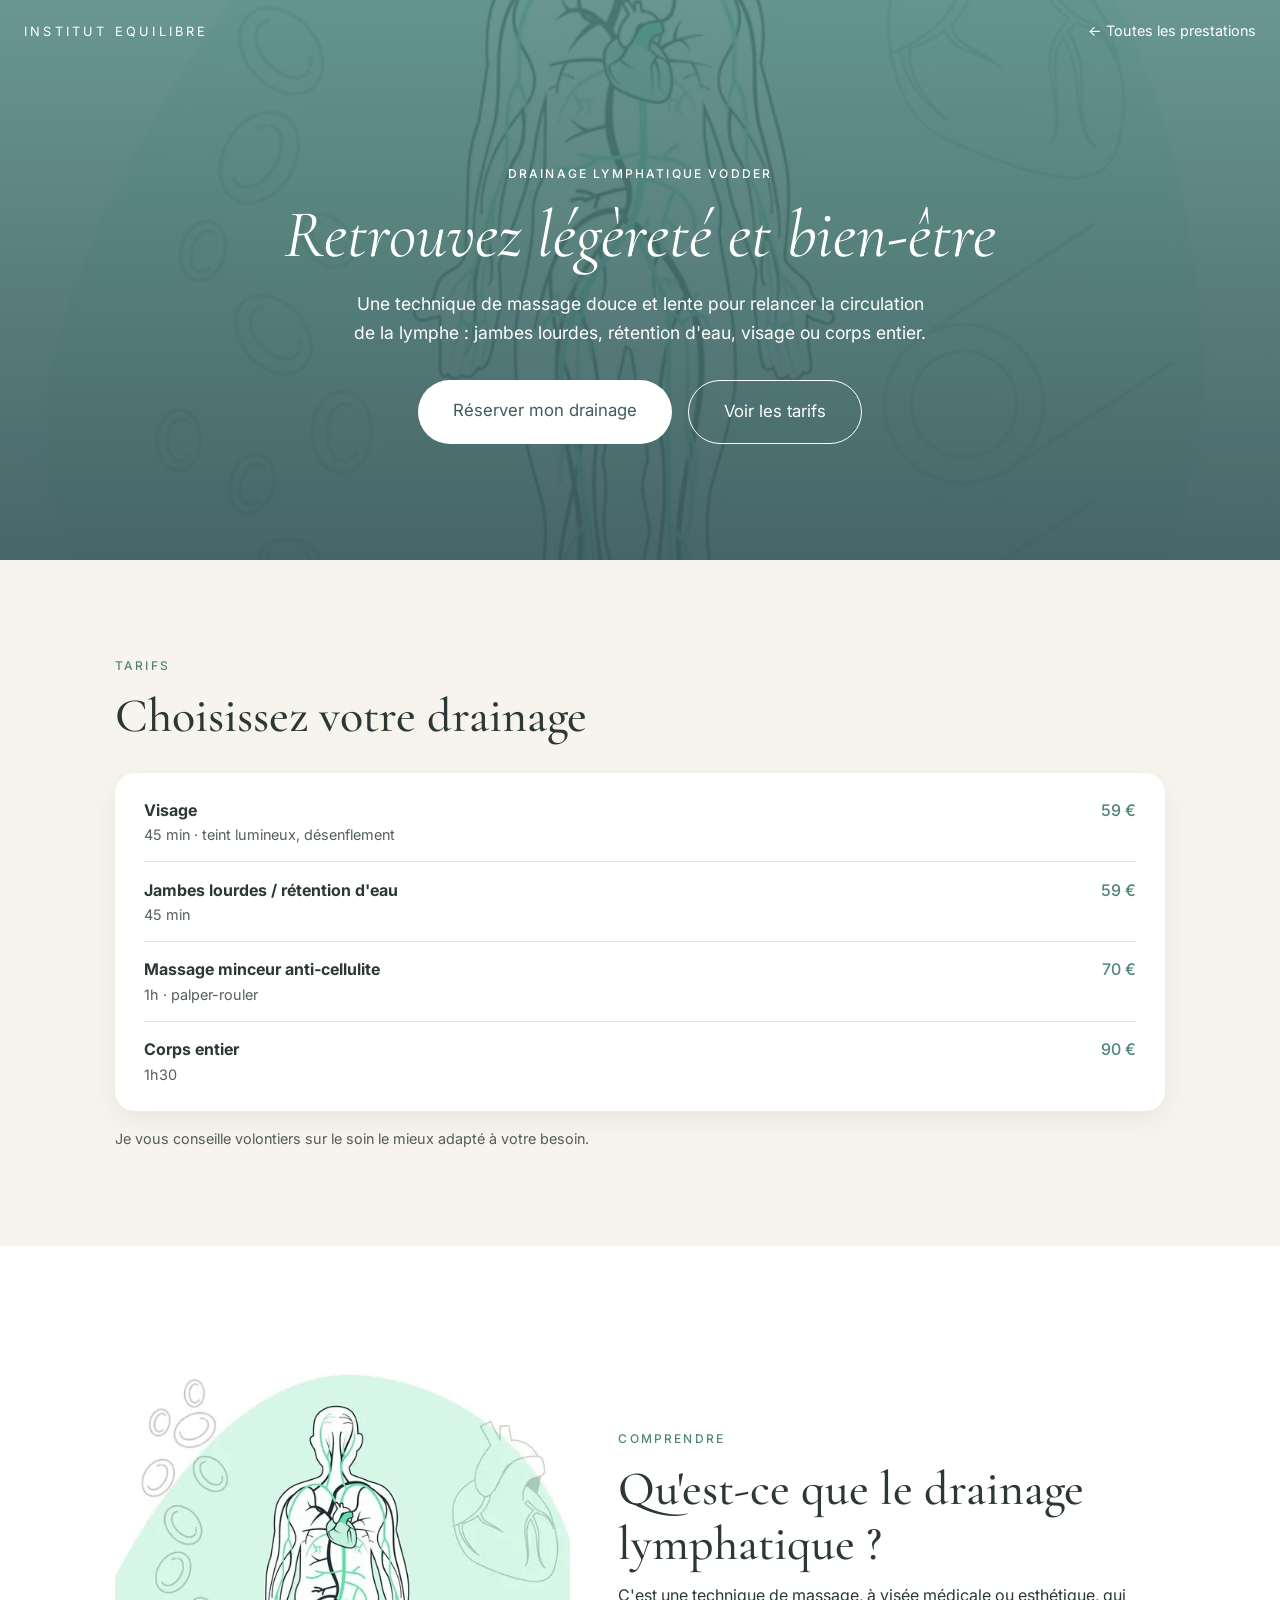
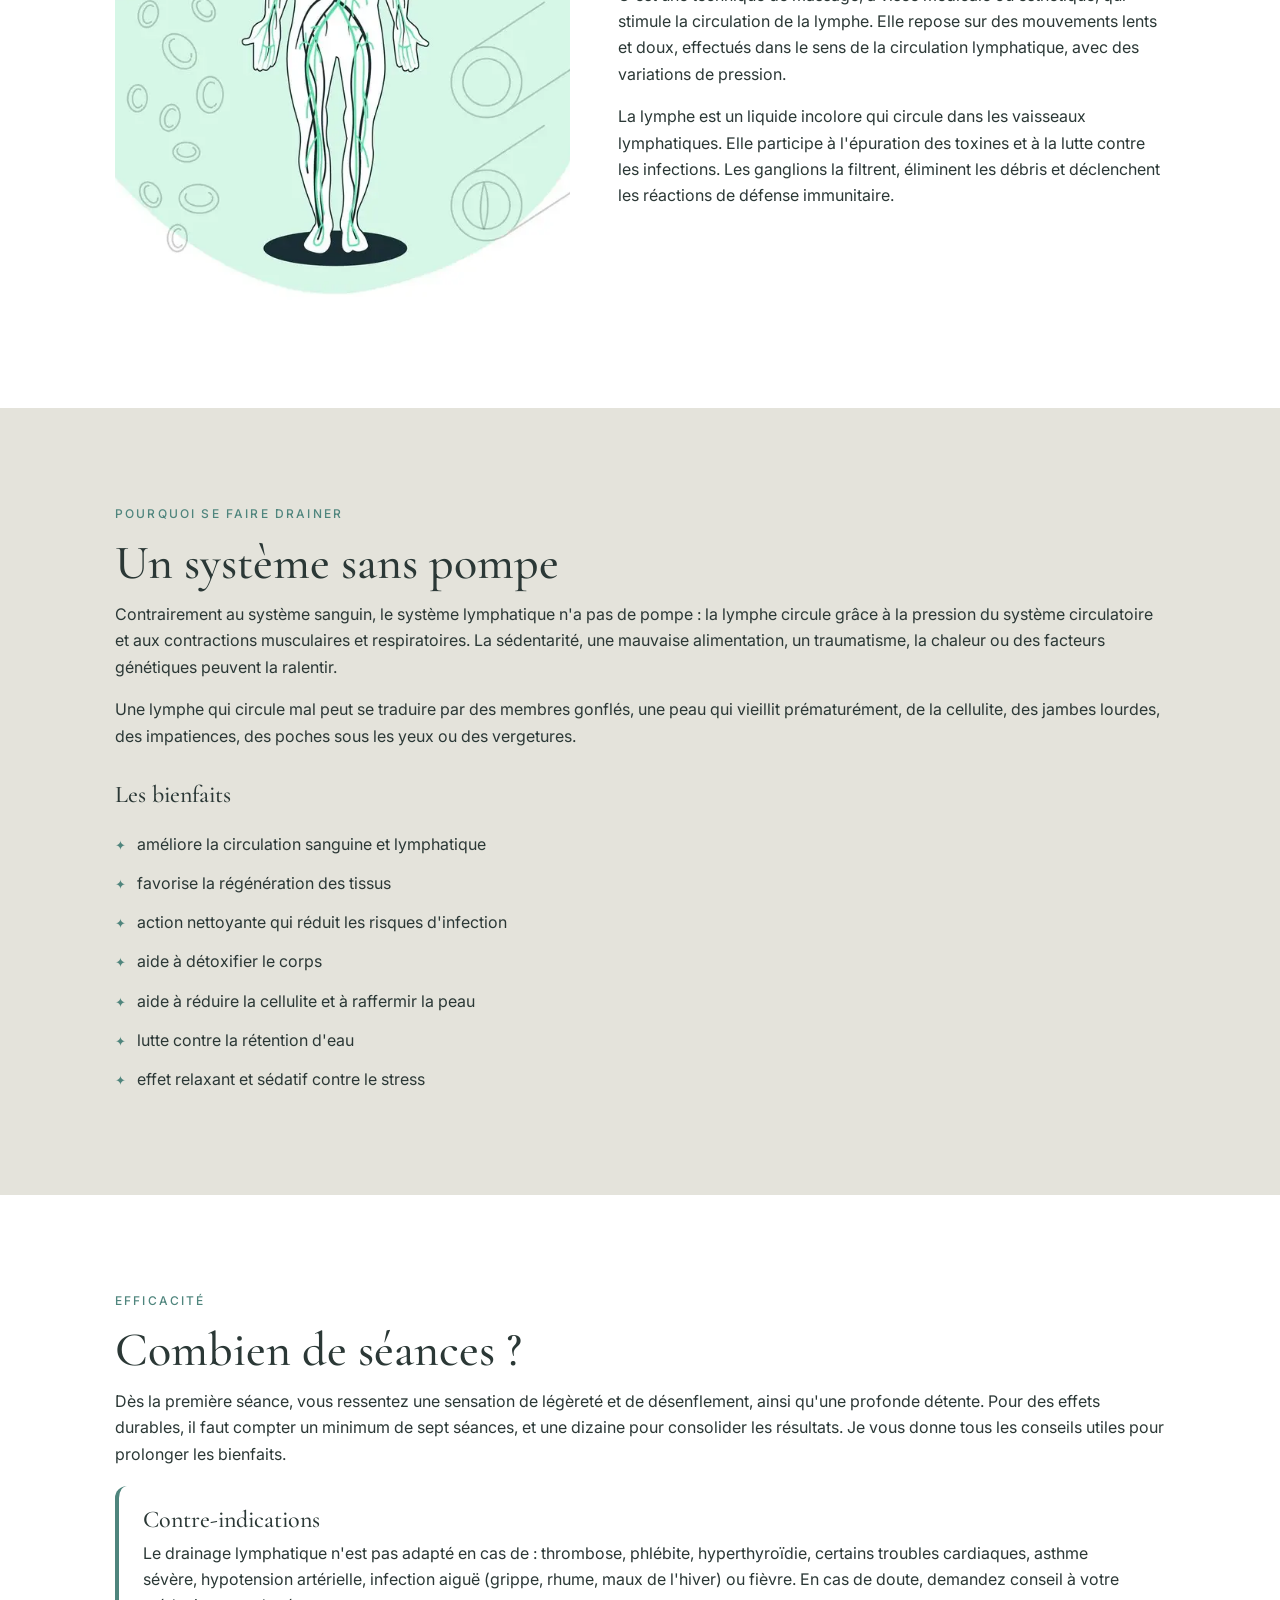
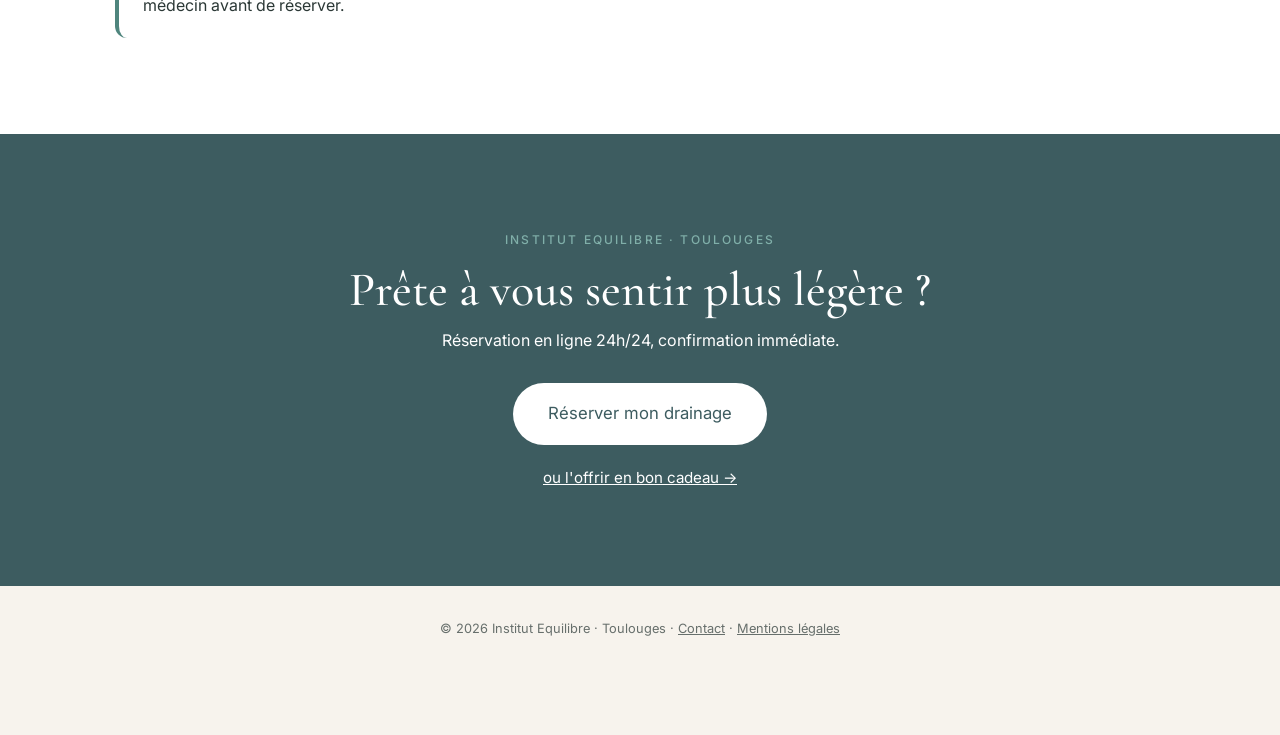
<file: drainage-lymphatique.html>
<!DOCTYPE html>
<html lang="fr">
<head>
<meta charset="UTF-8">
<meta name="viewport" content="width=device-width, initial-scale=1">
<title>Drainage lymphatique Vodder à Toulouges – Institut Equilibre</title>
<meta name="description" content="Drainage lymphatique manuel Vodder à Toulouges, près de Perpignan : jambes lourdes, rétention d'eau, visage, corps entier, minceur. Réservation en ligne.">
<meta name="theme-color" content="#3d5c60">
<meta property="og:type" content="website">
<meta property="og:title" content="Drainage lymphatique Vodder – Institut Equilibre">
<meta property="og:description" content="Une technique douce pour relancer la circulation de la lymphe : visage, jambes, corps entier.">
<meta property="og:image" content="https://institutequilibre.github.io/www/images/partage.webp">
<link rel="preconnect" href="https://fonts.googleapis.com">
<link rel="preconnect" href="https://fonts.gstatic.com" crossorigin>
<link href="https://fonts.googleapis.com/css2?family=Cormorant+Garamond:ital,wght@0,400;0,500;0,600;1,400&family=Inter:wght@300;400;500&display=swap" rel="stylesheet">
<link rel="stylesheet" href="pages.css">
</head>
<body>

<div class="top">
  <a class="brand" href="index.html">Institut Equilibre</a>
  <a href="index.html#prestations">← Toutes les prestations</a>
</div>

<header class="hero" style="--bg:url('images/Drainage.webp')">
  <div>
    <span class="eyebrow">Drainage lymphatique Vodder</span>
    <h1>Retrouvez légèreté et bien-être</h1>
    <p>Une technique de massage douce et lente pour relancer la circulation de la lymphe : jambes lourdes, rétention d'eau, visage ou corps entier.</p>
    <div class="actions">
      <a class="btn light big" href="https://www.planity.com/institut-equilibre-66350-toulouges" target="_blank" rel="noopener">Réserver mon drainage</a>
      <a class="btn ghost big" href="#tarifs">Voir les tarifs</a>
    </div>
  </div>
</header>

<section id="tarifs">
  <div class="wrap">
    <span class="eyebrow">Tarifs</span>
    <h2>Choisissez votre drainage</h2>
    <div class="prices">
      <div class="row"><div><strong>Visage</strong><span>45 min · teint lumineux, désenflement</span></div><b>59 €</b></div>
      <div class="row"><div><strong>Jambes lourdes / rétention d'eau</strong><span>45 min</span></div><b>59 €</b></div>
      <div class="row"><div><strong>Massage minceur anti-cellulite</strong><span>1h · palper-rouler</span></div><b>70 €</b></div>
      <div class="row"><div><strong>Corps entier</strong><span>1h30</span></div><b>90 €</b></div>
    </div>
    <p class="note">Je vous conseille volontiers sur le soin le mieux adapté à votre besoin.</p>
  </div>
</section>

<section class="alt">
  <div class="wrap split">
    <img src="images/Drainage.webp" alt="Drainage lymphatique manuel" loading="lazy">
    <div class="txt">
      <span class="eyebrow">Comprendre</span>
      <h2>Qu'est-ce que le drainage lymphatique ?</h2>
      <p>C'est une technique de massage, à visée médicale ou esthétique, qui stimule la circulation de la lymphe. Elle repose sur des mouvements lents et doux, effectués dans le sens de la circulation lymphatique, avec des variations de pression.</p>
      <p>La lymphe est un liquide incolore qui circule dans les vaisseaux lymphatiques. Elle participe à l'épuration des toxines et à la lutte contre les infections. Les ganglions la filtrent, éliminent les débris et déclenchent les réactions de défense immunitaire.</p>
    </div>
  </div>
</section>

<section class="sand">
  <div class="wrap">
    <span class="eyebrow">Pourquoi se faire drainer</span>
    <h2>Un système sans pompe</h2>
    <p>Contrairement au système sanguin, le système lymphatique n'a pas de pompe : la lymphe circule grâce à la pression du système circulatoire et aux contractions musculaires et respiratoires. La sédentarité, une mauvaise alimentation, un traumatisme, la chaleur ou des facteurs génétiques peuvent la ralentir.</p>
    <p style="margin-top:1rem">Une lymphe qui circule mal peut se traduire par des membres gonflés, une peau qui vieillit prématurément, de la cellulite, des jambes lourdes, des impatiences, des poches sous les yeux ou des vergetures.</p>
    <h3 style="margin-top:2rem">Les bienfaits</h3>
    <ul class="ticks">
      <li>améliore la circulation sanguine et lymphatique</li>
      <li>favorise la régénération des tissus</li>
      <li>action nettoyante qui réduit les risques d'infection</li>
      <li>aide à détoxifier le corps</li>
      <li>aide à réduire la cellulite et à raffermir la peau</li>
      <li>lutte contre la rétention d'eau</li>
      <li>effet relaxant et sédatif contre le stress</li>
    </ul>
  </div>
</section>

<section class="alt">
  <div class="wrap">
    <span class="eyebrow">Efficacité</span>
    <h2>Combien de séances ?</h2>
    <p>Dès la première séance, vous ressentez une sensation de légèreté et de désenflement, ainsi qu'une profonde détente. Pour des effets durables, il faut compter un minimum de sept séances, et une dizaine pour consolider les résultats. Je vous donne tous les conseils utiles pour prolonger les bienfaits.</p>
    <div class="warn">
      <h3>Contre-indications</h3>
      <p>Le drainage lymphatique n'est pas adapté en cas de : thrombose, phlébite, hyperthyroïdie, certains troubles cardiaques, asthme sévère, hypotension artérielle, infection aiguë (grippe, rhume, maux de l'hiver) ou fièvre. En cas de doute, demandez conseil à votre médecin avant de réserver.</p>
    </div>
  </div>
</section>

<section class="final">
  <div class="wrap">
    <span class="eyebrow">Institut Equilibre · Toulouges</span>
    <h2>Prête à vous sentir plus légère ?</h2>
    <p>Réservation en ligne 24h/24, confirmation immédiate.</p>
    <a class="btn light big" href="https://www.planity.com/institut-equilibre-66350-toulouges" target="_blank" rel="noopener">Réserver mon drainage</a>
    <a class="alt-link" href="offrir-bon-cadeau.html">ou l'offrir en bon cadeau →</a>
  </div>
</section>

<footer>© 2026 Institut Equilibre · Toulouges · <a href="index.html#contact">Contact</a> · <a href="mentions-legales.html">Mentions légales</a></footer>

<a href="https://www.planity.com/institut-equilibre-66350-toulouges" target="_blank" rel="noopener" class="btn sticky">Réserver mon drainage</a>

</body>
</html>
</file>
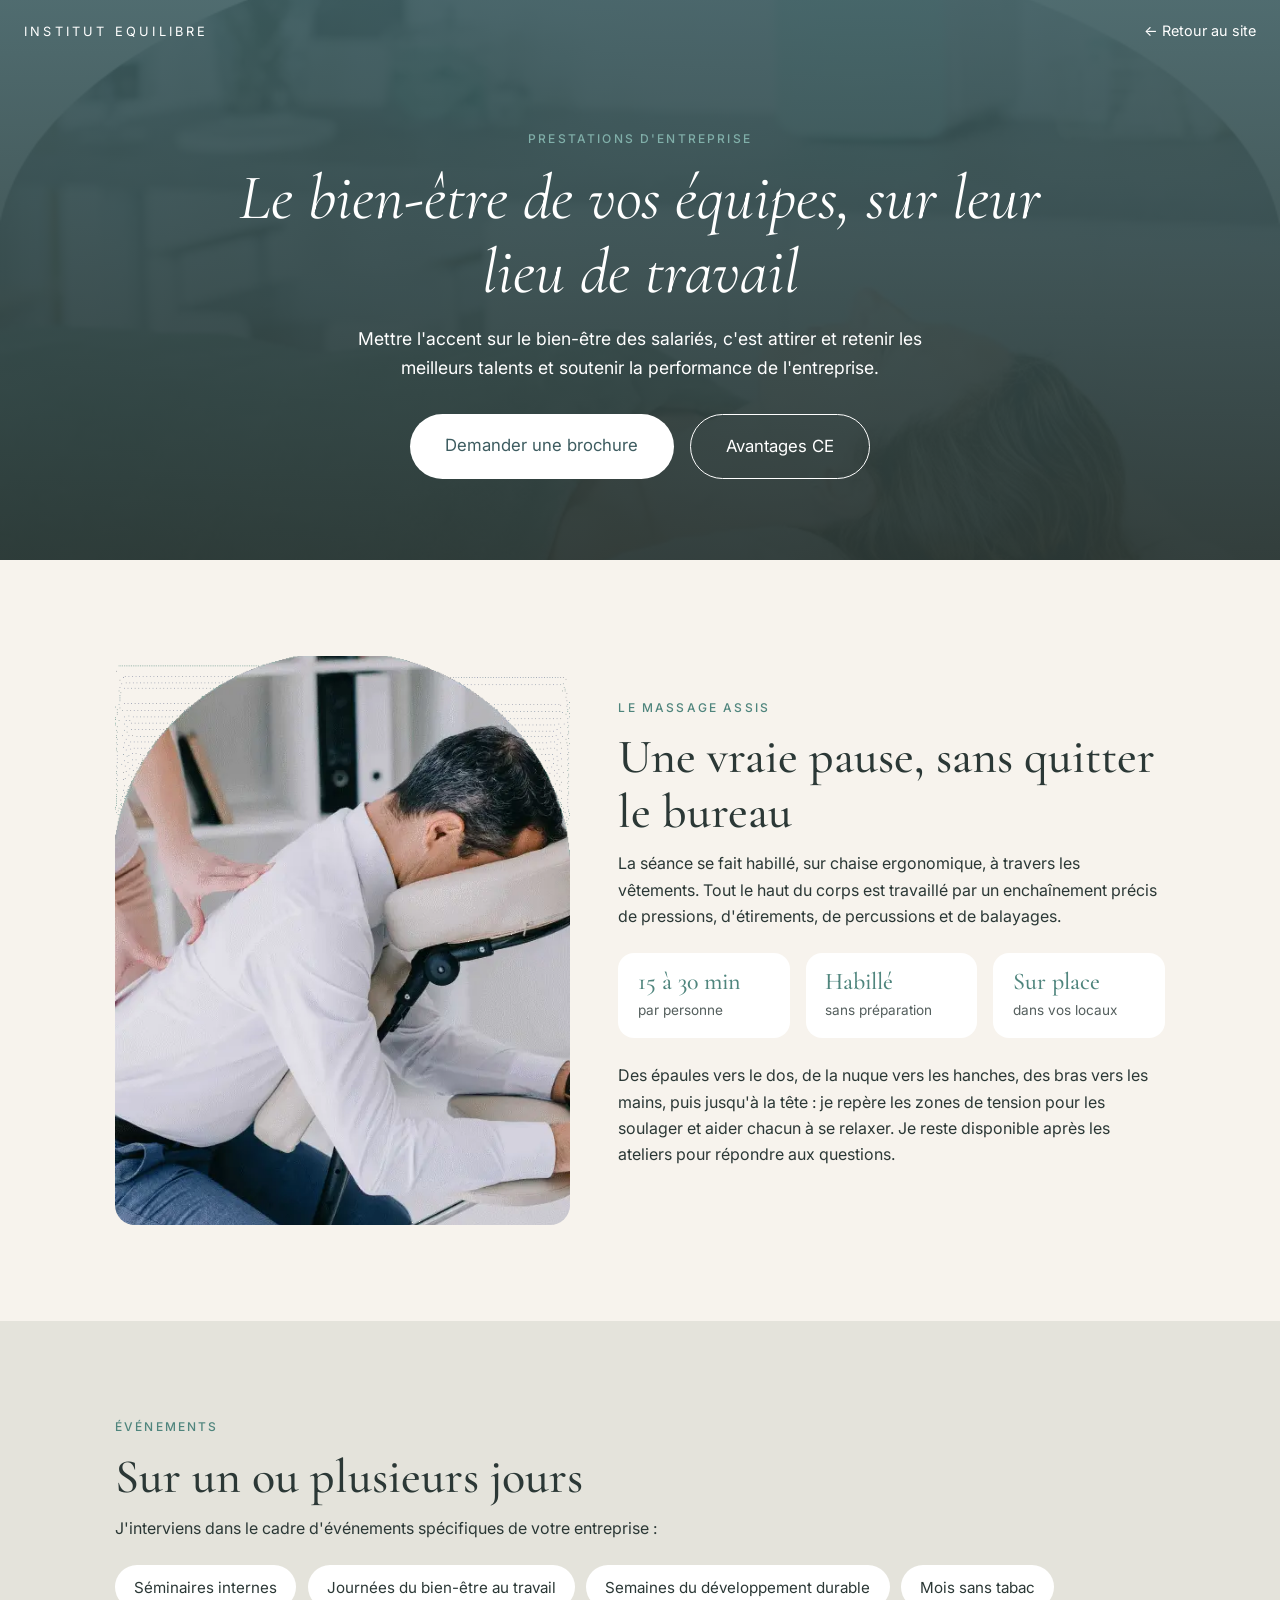
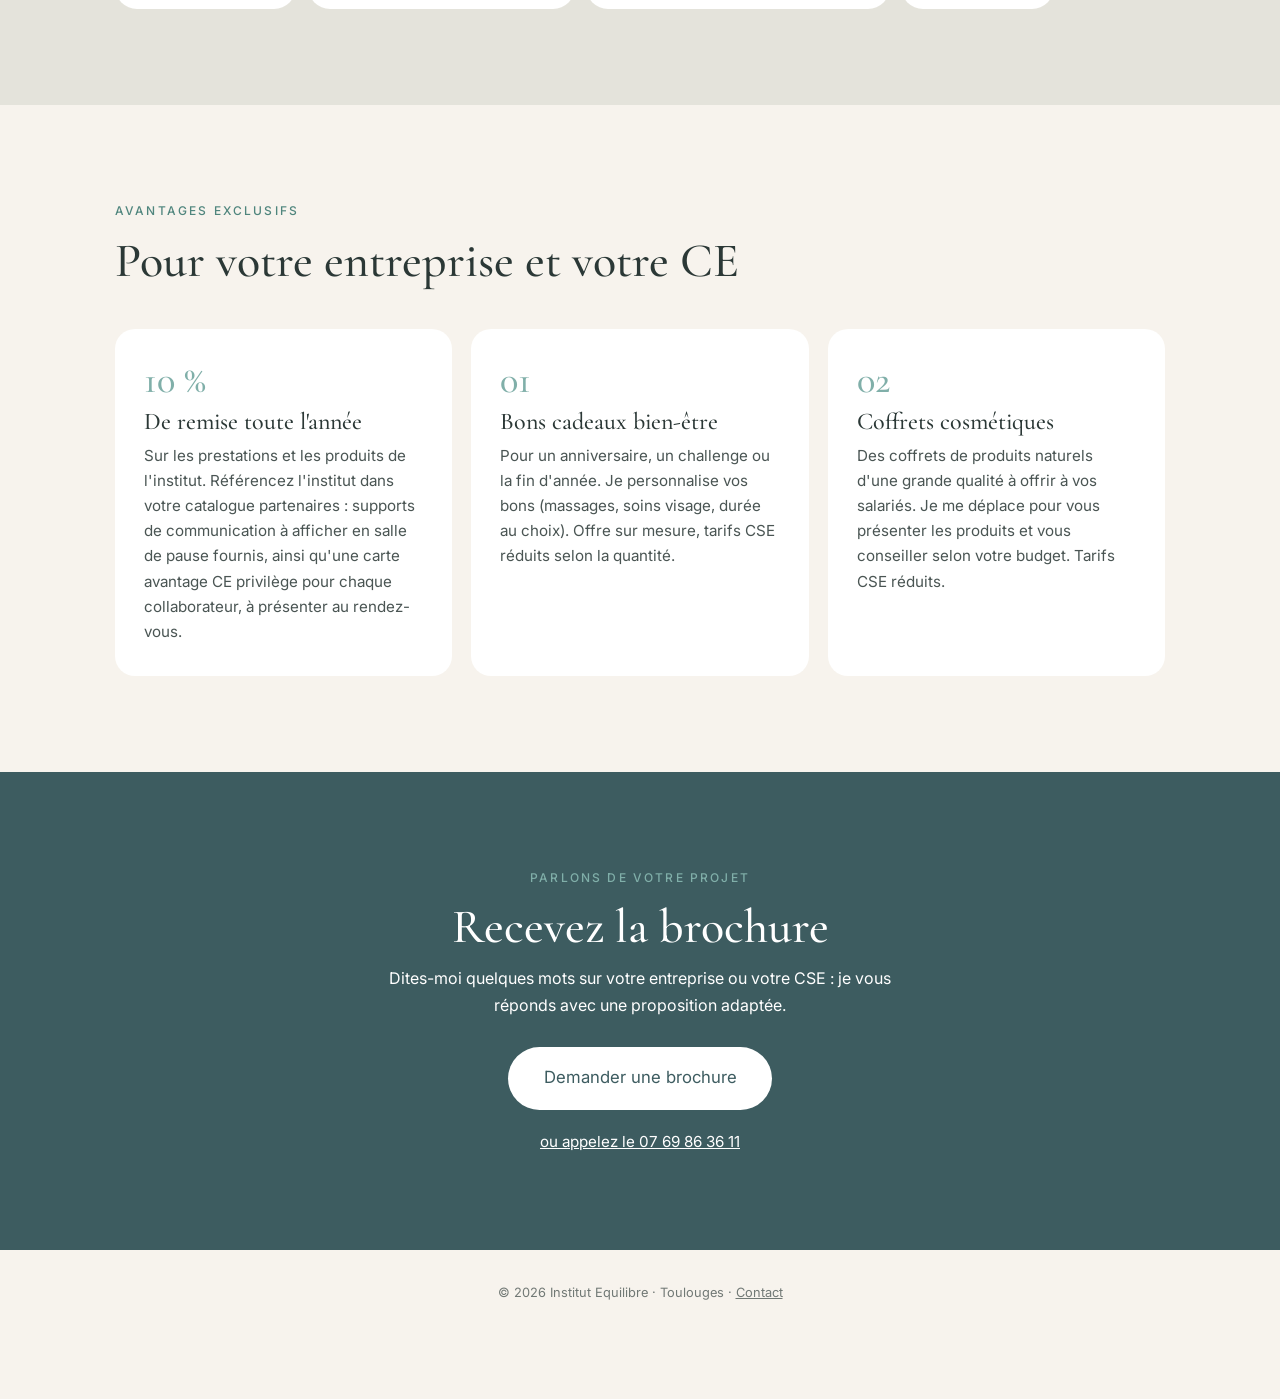
<file: massage-assis-entreprise.html>
<!DOCTYPE html>
<html lang="fr">
<head>
<meta charset="UTF-8">
<meta name="viewport" content="width=device-width, initial-scale=1">
<title>Massage assis en entreprise à Perpignan – Institut Equilibre</title>
<meta name="description" content="Massage assis en entreprise autour de Perpignan : séminaires, journées bien-être au travail, bons cadeaux et coffrets pour CSE. Institut Equilibre, Toulouges.">
<meta name="theme-color" content="#3d5c60">
<meta property="og:type" content="website">
<meta property="og:title" content="Massage assis en entreprise – Institut Equilibre">
<meta property="og:description" content="Une pause détente sur le lieu de travail, des avantages exclusifs pour vos salariés.">
<meta property="og:image" content="https://institutequilibre.github.io/www/images/partage.webp">
<link rel="preconnect" href="https://fonts.googleapis.com">
<link rel="preconnect" href="https://fonts.gstatic.com" crossorigin>
<link href="https://fonts.googleapis.com/css2?family=Cormorant+Garamond:ital,wght@0,400;0,500;0,600;1,400&family=Inter:wght@300;400;500&display=swap" rel="stylesheet">
<style>
:root{--sage:#80afa9;--sage-d:#4f857d;--deep:#3d5c60;--cream:#f7f3ed;--sand:#e4e3db;--ink:#2b3836;--r:20px}
*{box-sizing:border-box;margin:0;padding:0}
html{scroll-behavior:smooth}
body{font-family:Inter,sans-serif;font-weight:400;color:var(--ink);background:var(--cream);line-height:1.65}
h1,h2,h3{font-family:'Cormorant Garamond',serif;font-weight:500;line-height:1.15}
h2{font-size:clamp(2rem,5vw,3rem);margin-bottom:.6rem}
img{max-width:100%;display:block}
section{padding:clamp(3.5rem,9vw,6rem) 1.5rem}
.wrap{max-width:1050px;margin:auto}
.eyebrow{text-transform:uppercase;letter-spacing:.18em;font-size:.75rem;color:var(--sage-d);font-weight:500;margin-bottom:.8rem;display:block}
.btn{display:inline-block;background:var(--deep);color:#fff;padding:.9rem 1.8rem;border-radius:99px;text-decoration:none;font-weight:400;transition:.25s}
.btn:hover{background:var(--ink);transform:translateY(-2px)}
.btn.ghost{background:transparent;border:1px solid #fff}
.btn.ghost:hover{background:#fff;color:var(--ink)}
.btn.light{background:#fff;color:var(--deep)}
.btn.big{padding:1.1rem 2.2rem;font-size:1.05rem}

.top{position:absolute;top:0;left:0;right:0;display:flex;justify-content:space-between;align-items:center;padding:1.2rem 1.5rem;z-index:10}
.top a{color:#fff;text-decoration:none;font-size:.9rem}
.top .brand{letter-spacing:.25em;text-transform:uppercase;font-size:.8rem}

.hero{min-height:560px;display:grid;place-items:center;text-align:center;color:#fff;padding:7rem 1.5rem 4rem;
background:linear-gradient(rgba(61,92,96,.9),rgba(43,56,54,.95)),url('images/Cabinet.webp') center/cover}
.hero .eyebrow{color:var(--sage)}
.hero h1{font-size:clamp(2.2rem,6vw,4rem);margin:.6rem auto 1rem;font-style:italic;font-weight:400;max-width:820px}
.hero p{max-width:600px;margin:0 auto 2rem;font-size:1.1rem}
.actions{display:flex;gap:1rem;justify-content:center;flex-wrap:wrap}

.how .wrap{display:grid;gap:3rem;align-items:center}
@media(min-width:800px){.how .wrap{grid-template-columns:1fr 1.2fr}}
.how img{border-radius:var(--r);width:100%;aspect-ratio:4/5;object-fit:cover}
.how p{margin-bottom:1rem}
.facts{display:grid;grid-template-columns:repeat(auto-fit,minmax(150px,1fr));gap:1rem;margin:1.5rem 0}
.facts div{background:#fff;border-radius:16px;padding:1rem 1.2rem}
.facts b{display:block;font:500 1.5rem/1.1 'Cormorant Garamond',serif;color:var(--sage-d)}
.facts span{font-size:.85rem;opacity:.8}

.events{background:var(--sand)}
.chips{display:flex;flex-wrap:wrap;gap:.7rem;margin-top:1.5rem}
.chips span{background:#fff;padding:.6rem 1.2rem;border-radius:99px;font-size:.95rem}
.events p{max-width:640px}

.perks .grid{display:grid;grid-template-columns:repeat(auto-fit,minmax(260px,1fr));gap:1.2rem;margin-top:2.5rem}
.perk{background:#fff;border-radius:var(--r);padding:2rem 1.8rem;display:flex;flex-direction:column;gap:.5rem}
.perk .n{font:500 2.4rem/1 'Cormorant Garamond',serif;color:var(--sage)}
.perk h3{font-size:1.5rem}
.perk p{font-size:.95rem;opacity:.85}

.final{background:var(--deep);color:#fff;text-align:center}
.final .eyebrow{color:var(--sage)}
.final p{max-width:560px;margin:0 auto 1.8rem}
.final .tel{display:block;margin-top:1.2rem;color:#fff;font-size:.95rem}

footer{text-align:center;padding:2rem 1rem 6rem;font-size:.8rem;opacity:.65}
footer a{color:inherit}
.sticky{display:none}
@media(max-width:600px){
  html{font-size:16px}
  section{padding:2.5rem 1rem}
  .hero{min-height:0;padding:6rem 1rem 3rem}
  .actions .btn{width:100%;text-align:center}
  h2{font-size:1.8rem}
  .top .brand{font-size:.65rem}
  .sticky{display:block;position:fixed;bottom:14px;left:14px;right:14px;text-align:center;z-index:1001;box-shadow:0 10px 25px rgba(0,0,0,.3)}
}
</style>
</head>
<body>

<div class="top">
  <a class="brand" href="index.html">Institut Equilibre</a>
  <a href="index.html">← Retour au site</a>
</div>

<header class="hero">
  <div>
    <span class="eyebrow">Prestations d'entreprise</span>
    <h1>Le bien-être de vos équipes, sur leur lieu de travail</h1>
    <p>Mettre l'accent sur le bien-être des salariés, c'est attirer et retenir les meilleurs talents et soutenir la performance de l'entreprise.</p>
    <div class="actions">
      <a class="btn light big" href="#contact">Demander une brochure</a>
      <a class="btn ghost big" href="#avantages">Avantages CE</a>
    </div>
  </div>
</header>

<section class="how">
  <div class="wrap">
    <img src="images/MassageAssis.webp" alt="Massage assis sur chaise ergonomique" loading="lazy">
    <div>
      <span class="eyebrow">Le massage assis</span>
      <h2>Une vraie pause, sans quitter le bureau</h2>
      <p>La séance se fait habillé, sur chaise ergonomique, à travers les vêtements. Tout le haut du corps est travaillé par un enchaînement précis de pressions, d'étirements, de percussions et de balayages.</p>
      <div class="facts">
        <div><b>15 à 30 min</b><span>par personne</span></div>
        <div><b>Habillé</b><span>sans préparation</span></div>
        <div><b>Sur place</b><span>dans vos locaux</span></div>
      </div>
      <p>Des épaules vers le dos, de la nuque vers les hanches, des bras vers les mains, puis jusqu'à la tête : je repère les zones de tension pour les soulager et aider chacun à se relaxer. Je reste disponible après les ateliers pour répondre aux questions.</p>
    </div>
  </div>
</section>

<section class="events">
  <div class="wrap">
    <span class="eyebrow">Événements</span>
    <h2>Sur un ou plusieurs jours</h2>
    <p>J'interviens dans le cadre d'événements spécifiques de votre entreprise :</p>
    <div class="chips">
      <span>Séminaires internes</span>
      <span>Journées du bien-être au travail</span>
      <span>Semaines du développement durable</span>
      <span>Mois sans tabac</span>
    </div>
  </div>
</section>

<section id="avantages" class="perks">
  <div class="wrap">
    <span class="eyebrow">Avantages exclusifs</span>
    <h2>Pour votre entreprise et votre CE</h2>
    <div class="grid">
      <div class="perk">
        <span class="n">10 %</span>
        <h3>De remise toute l'année</h3>
        <p>Sur les prestations et les produits de l'institut. Référencez l'institut dans votre catalogue partenaires : supports de communication à afficher en salle de pause fournis, ainsi qu'une carte avantage CE privilège pour chaque collaborateur, à présenter au rendez-vous.</p>
      </div>
      <div class="perk">
        <span class="n">01</span>
        <h3>Bons cadeaux bien-être</h3>
        <p>Pour un anniversaire, un challenge ou la fin d'année. Je personnalise vos bons (massages, soins visage, durée au choix). Offre sur mesure, tarifs CSE réduits selon la quantité.</p>
      </div>
      <div class="perk">
        <span class="n">02</span>
        <h3>Coffrets cosmétiques</h3>
        <p>Des coffrets de produits naturels d'une grande qualité à offrir à vos salariés. Je me déplace pour vous présenter les produits et vous conseiller selon votre budget. Tarifs CSE réduits.</p>
      </div>
    </div>
  </div>
</section>

<section id="contact" class="final">
  <div class="wrap">
    <span class="eyebrow">Parlons de votre projet</span>
    <h2>Recevez la brochure</h2>
    <p>Dites-moi quelques mots sur votre entreprise ou votre CSE : je vous réponds avec une proposition adaptée.</p>
    <a class="btn light big" href="mailto:contact@institutequilibre.fr?subject=Brochure%20massage%20assis%20entreprise&body=Bonjour%2C%0A%0AEntreprise%20%2F%20CSE%20%3A%0ANombre%20de%20salari%C3%A9s%20%3A%0ADate%20souhait%C3%A9e%20%3A%0AVotre%20besoin%20%3A%0A">Demander une brochure</a>
    <a class="tel" href="tel:+33769863611">ou appelez le 07 69 86 36 11</a>
  </div>
</section>

<footer>© 2026 Institut Equilibre · Toulouges · <a href="index.html#contact">Contact</a></footer>

<a href="#contact" class="btn sticky">Demander une brochure</a>

</body>
</html>
</file>
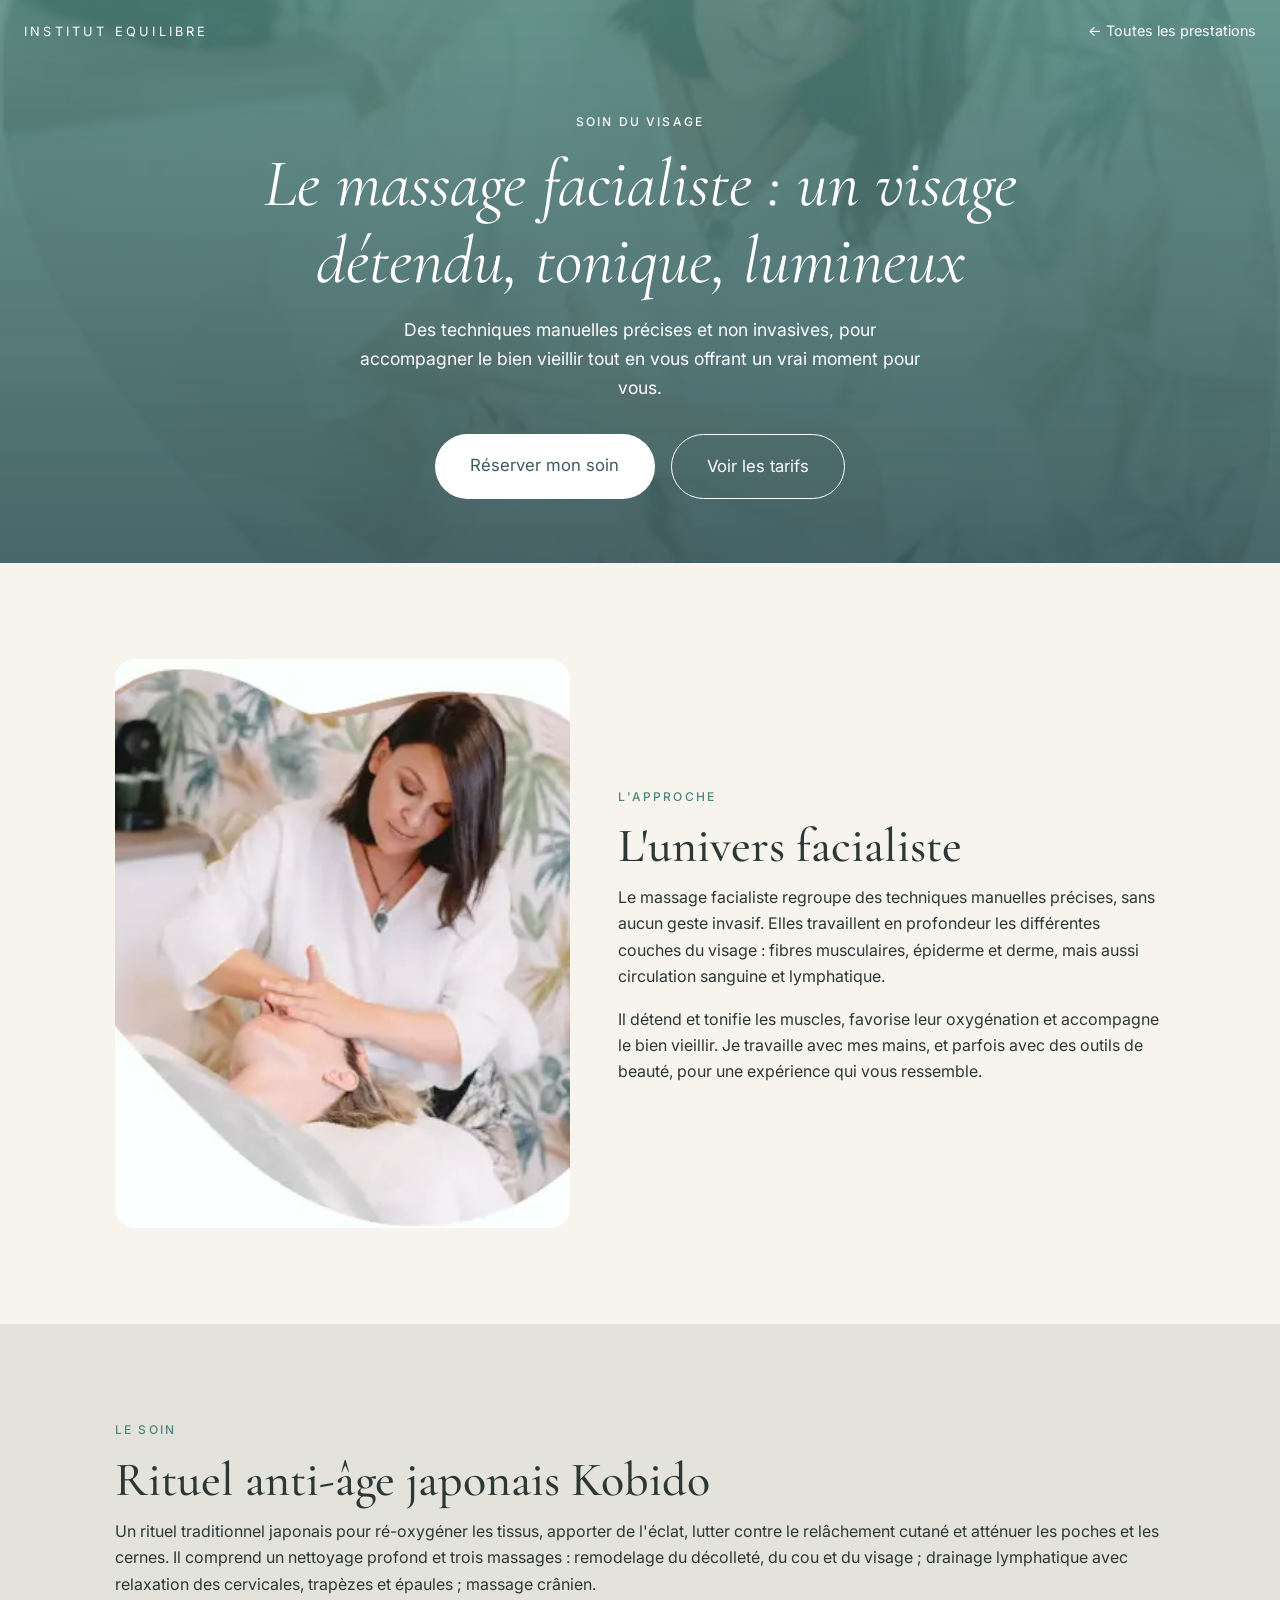
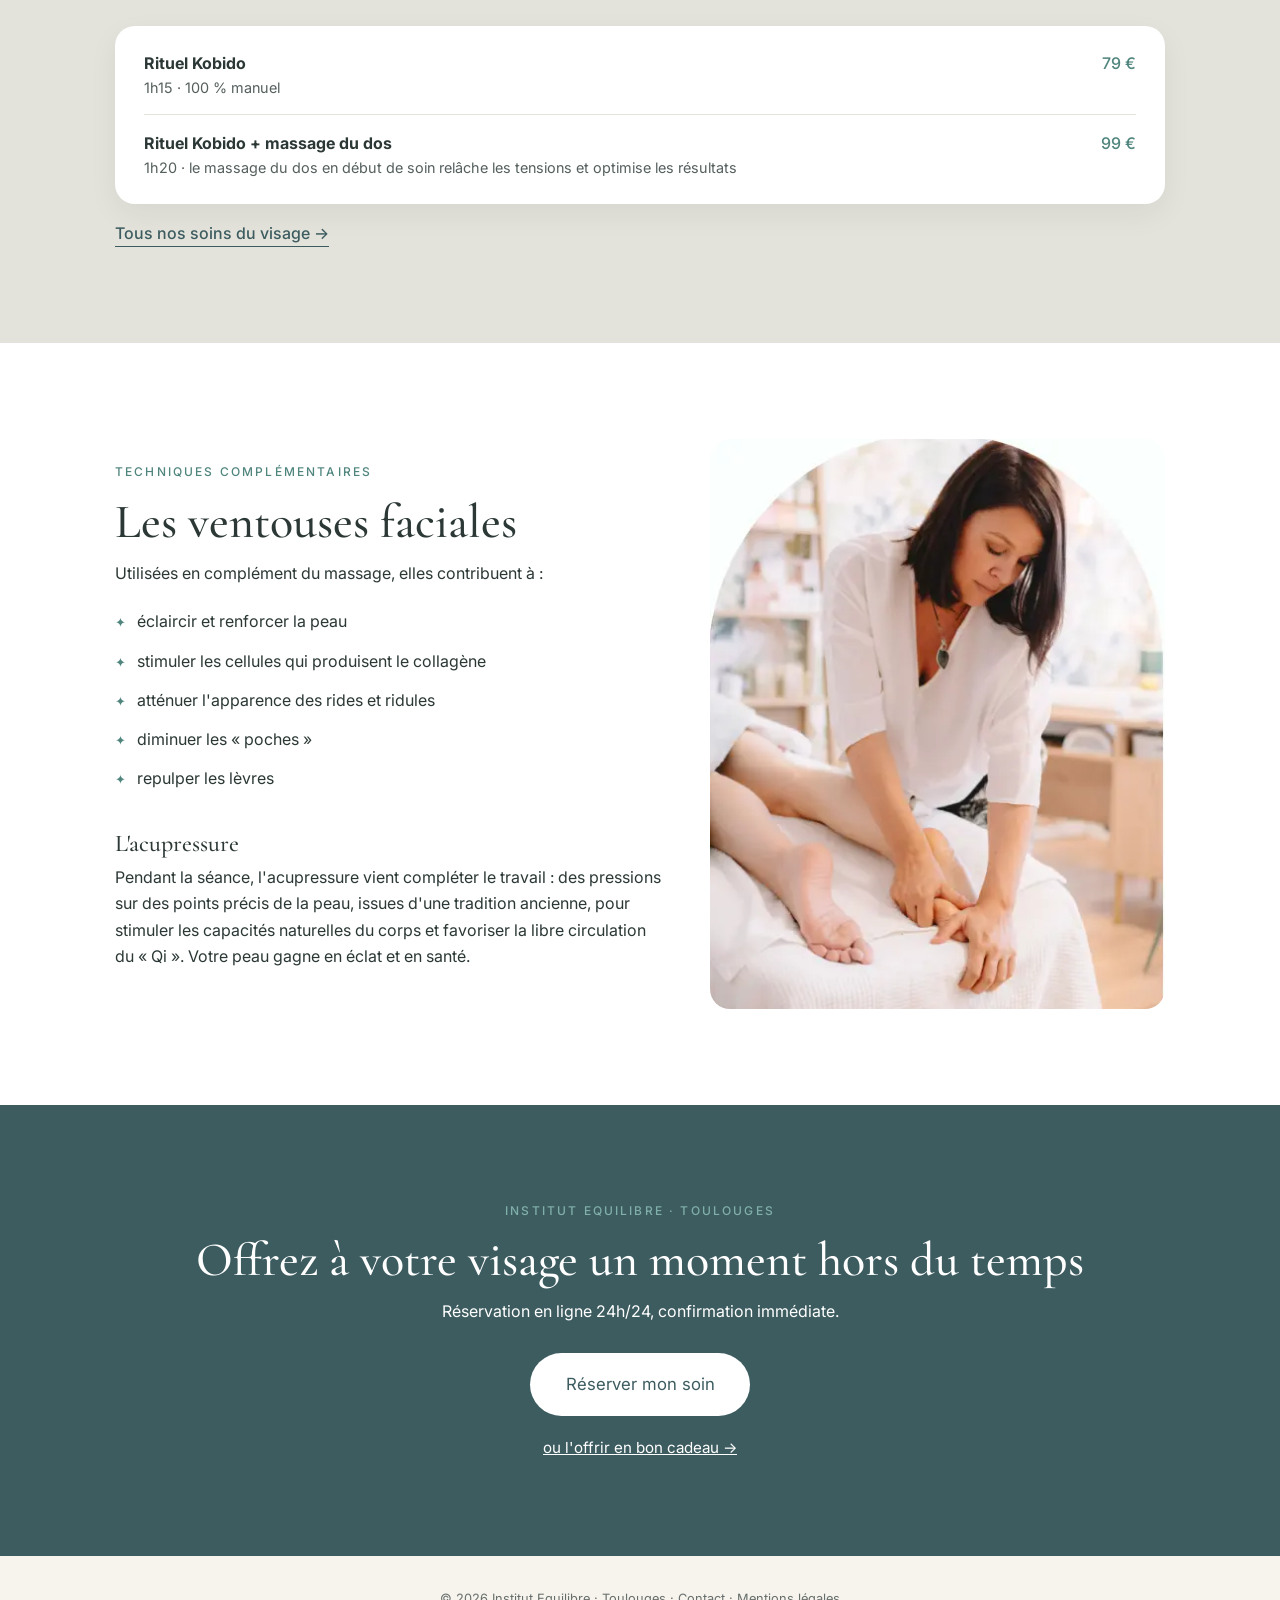
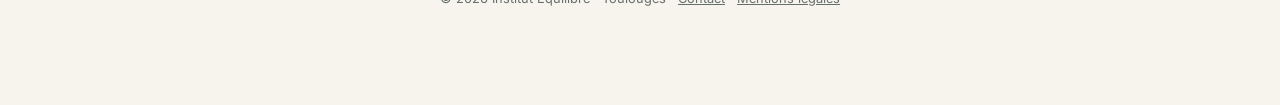
<file: massage-visage-facialiste.html>
<!DOCTYPE html>
<html lang="fr">
<head>
<meta charset="UTF-8">
<meta name="viewport" content="width=device-width, initial-scale=1">
<title>Massage visage facialiste et Kobido à Toulouges – Institut Equilibre</title>
<meta name="description" content="Massage du visage facialiste et rituel anti-âge japonais Kobido à Toulouges, près de Perpignan : détente, éclat et bien vieillir. Réservation en ligne.">
<meta name="theme-color" content="#3d5c60">
<meta property="og:type" content="website">
<meta property="og:title" content="Massage visage facialiste – Institut Equilibre">
<meta property="og:description" content="Techniques manuelles non invasives pour un visage détendu, tonique et lumineux.">
<meta property="og:image" content="https://institutequilibre.github.io/www/images/partage.webp">
<link rel="preconnect" href="https://fonts.googleapis.com">
<link rel="preconnect" href="https://fonts.gstatic.com" crossorigin>
<link href="https://fonts.googleapis.com/css2?family=Cormorant+Garamond:ital,wght@0,400;0,500;0,600;1,400&family=Inter:wght@300;400;500&display=swap" rel="stylesheet">
<link rel="stylesheet" href="pages.css">
</head>
<body>

<div class="top">
  <a class="brand" href="index.html">Institut Equilibre</a>
  <a href="index.html#prestations">← Toutes les prestations</a>
</div>

<header class="hero" style="--bg:url('images/Massagevisage.webp')">
  <div>
    <span class="eyebrow">Soin du visage</span>
    <h1>Le massage facialiste : un visage détendu, tonique, lumineux</h1>
    <p>Des techniques manuelles précises et non invasives, pour accompagner le bien vieillir tout en vous offrant un vrai moment pour vous.</p>
    <div class="actions">
      <a class="btn light big" href="https://www.planity.com/institut-equilibre-66350-toulouges" target="_blank" rel="noopener">Réserver mon soin</a>
      <a class="btn ghost big" href="#soins">Voir les tarifs</a>
    </div>
  </div>
</header>

<section>
  <div class="wrap split">
    <img src="images/Massagevisage.webp" alt="Massage du visage facialiste" loading="lazy">
    <div class="txt">
      <span class="eyebrow">L'approche</span>
      <h2>L'univers facialiste</h2>
      <p>Le massage facialiste regroupe des techniques manuelles précises, sans aucun geste invasif. Elles travaillent en profondeur les différentes couches du visage : fibres musculaires, épiderme et derme, mais aussi circulation sanguine et lymphatique.</p>
      <p>Il détend et tonifie les muscles, favorise leur oxygénation et accompagne le bien vieillir. Je travaille avec mes mains, et parfois avec des outils de beauté, pour une expérience qui vous ressemble.</p>
    </div>
  </div>
</section>

<section id="soins" class="sand">
  <div class="wrap">
    <span class="eyebrow">Le soin</span>
    <h2>Rituel anti-âge japonais Kobido</h2>
    <p>Un rituel traditionnel japonais pour ré-oxygéner les tissus, apporter de l'éclat, lutter contre le relâchement cutané et atténuer les poches et les cernes. Il comprend un nettoyage profond et trois massages : remodelage du décolleté, du cou et du visage ; drainage lymphatique avec relaxation des cervicales, trapèzes et épaules ; massage crânien.</p>
    <div class="prices">
      <div class="row"><div><strong>Rituel Kobido</strong><span>1h15 · 100 % manuel</span></div><b>79 €</b></div>
      <div class="row"><div><strong>Rituel Kobido + massage du dos</strong><span>1h20 · le massage du dos en début de soin relâche les tensions et optimise les résultats</span></div><b>99 €</b></div>
    </div>
    <a class="more" href="index.html#prestations">Tous nos soins du visage →</a>
  </div>
</section>

<section class="alt">
  <div class="wrap split rev">
    <img src="images/Massage.webp" alt="Séance de massage" loading="lazy">
    <div class="txt">
      <span class="eyebrow">Techniques complémentaires</span>
      <h2>Les ventouses faciales</h2>
      <p>Utilisées en complément du massage, elles contribuent à :</p>
      <ul class="ticks">
        <li>éclaircir et renforcer la peau</li>
        <li>stimuler les cellules qui produisent le collagène</li>
        <li>atténuer l'apparence des rides et ridules</li>
        <li>diminuer les « poches »</li>
        <li>repulper les lèvres</li>
      </ul>
      <h3 style="margin-top:2rem">L'acupressure</h3>
      <p>Pendant la séance, l'acupressure vient compléter le travail : des pressions sur des points précis de la peau, issues d'une tradition ancienne, pour stimuler les capacités naturelles du corps et favoriser la libre circulation du « Qi ». Votre peau gagne en éclat et en santé.</p>
    </div>
  </div>
</section>

<section class="final">
  <div class="wrap">
    <span class="eyebrow">Institut Equilibre · Toulouges</span>
    <h2>Offrez à votre visage un moment hors du temps</h2>
    <p>Réservation en ligne 24h/24, confirmation immédiate.</p>
    <a class="btn light big" href="https://www.planity.com/institut-equilibre-66350-toulouges" target="_blank" rel="noopener">Réserver mon soin</a>
    <a class="alt-link" href="offrir-bon-cadeau.html">ou l'offrir en bon cadeau →</a>
  </div>
</section>

<footer>© 2026 Institut Equilibre · Toulouges · <a href="index.html#contact">Contact</a> · <a href="mentions-legales.html">Mentions légales</a></footer>

<a href="https://www.planity.com/institut-equilibre-66350-toulouges" target="_blank" rel="noopener" class="btn sticky">Réserver mon soin</a>

</body>
</html>
</file>
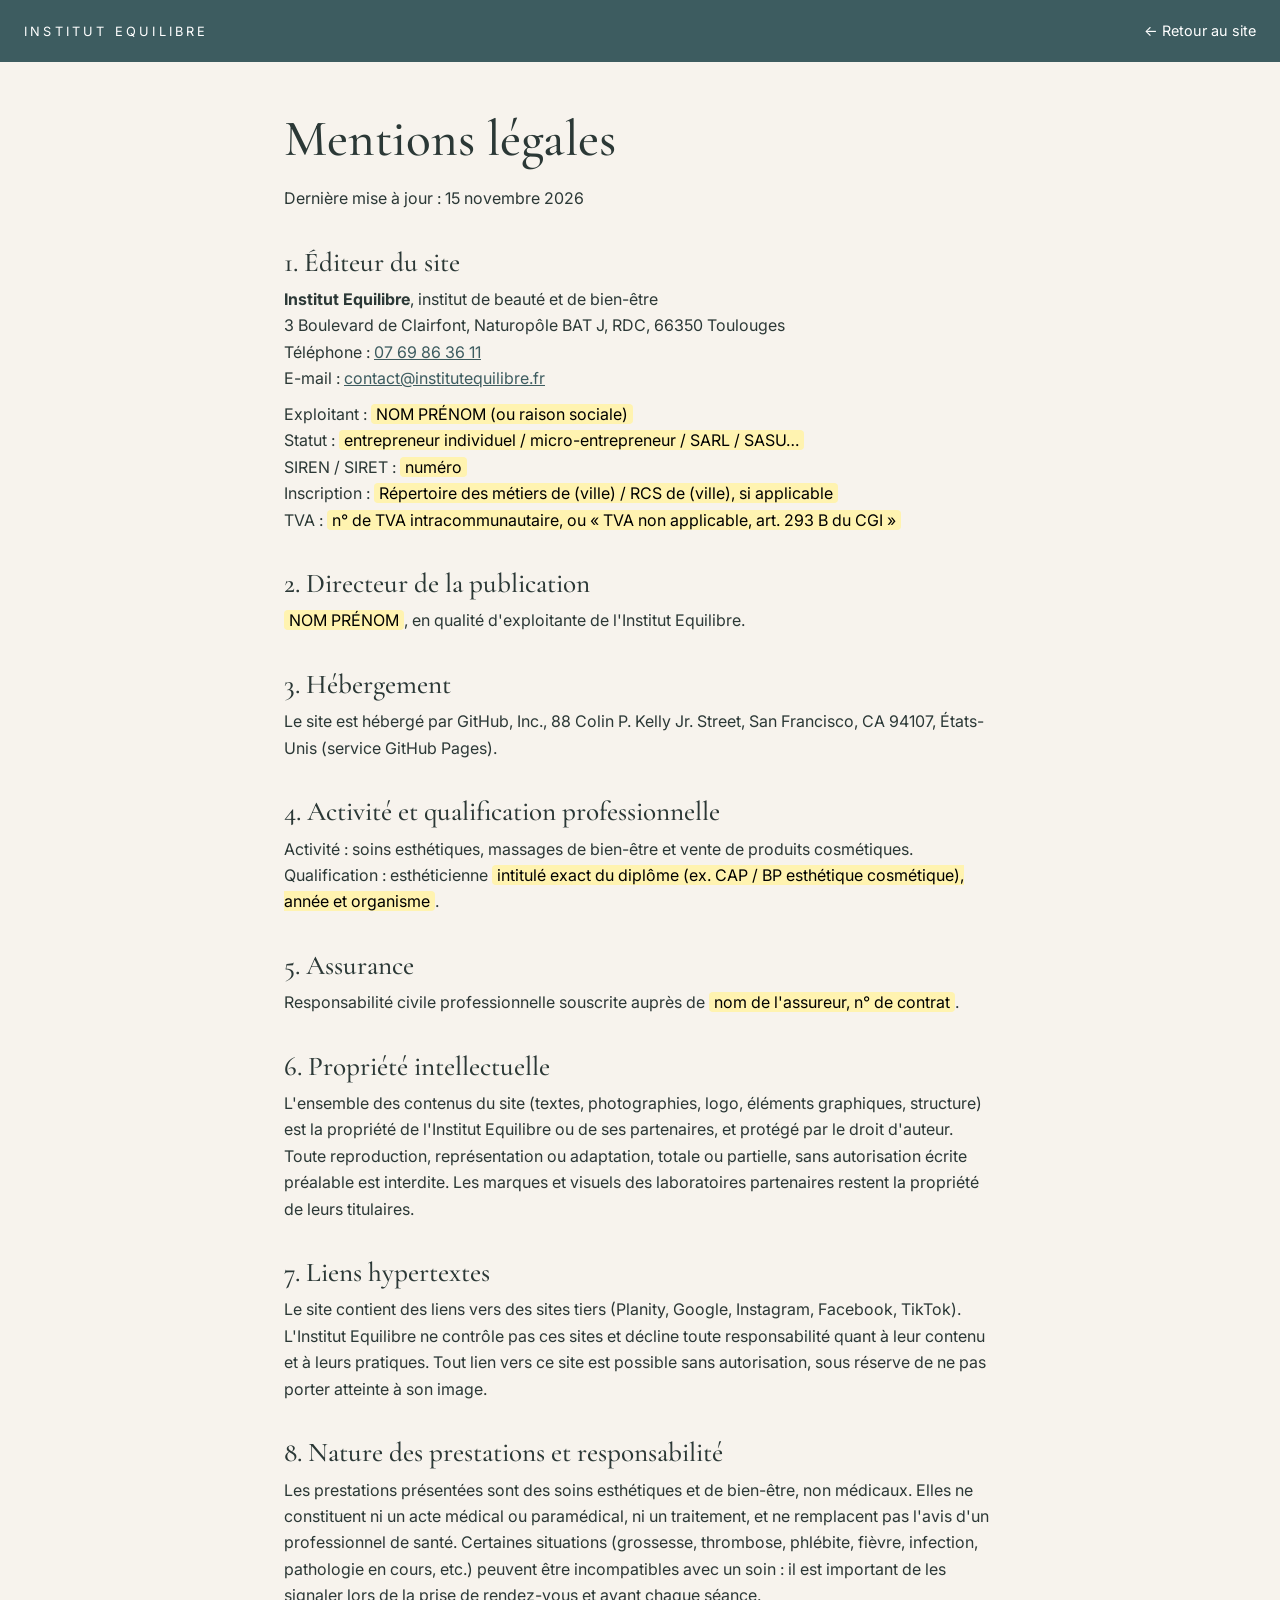
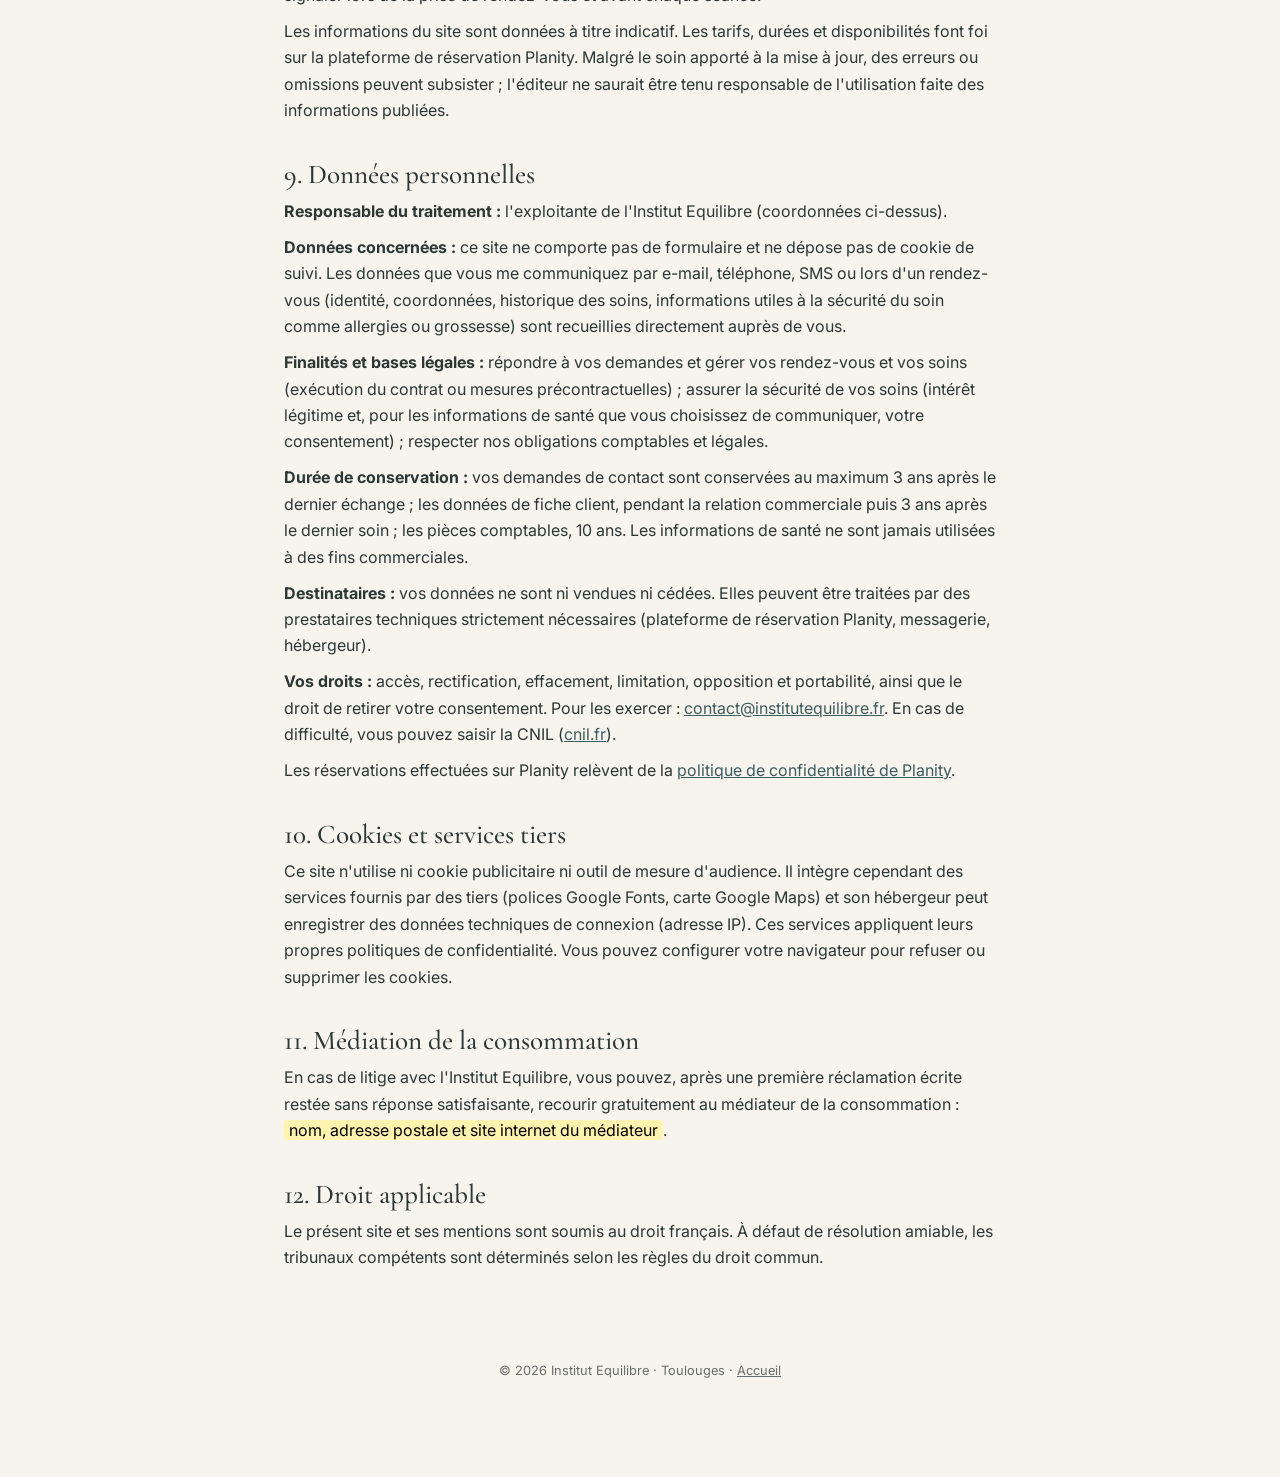
<file: mentions-legales.html>
<!DOCTYPE html>
<html lang="fr">
<head>
<meta charset="UTF-8">
<meta name="viewport" content="width=device-width, initial-scale=1">
<meta name="robots" content="noindex">
<title>Mentions légales – Institut Equilibre</title>
<link rel="preconnect" href="https://fonts.googleapis.com">
<link rel="preconnect" href="https://fonts.gstatic.com" crossorigin>
<link href="https://fonts.googleapis.com/css2?family=Cormorant+Garamond:ital,wght@0,400;0,500;0,600;1,400&family=Inter:wght@300;400;500&display=swap" rel="stylesheet">
<link rel="stylesheet" href="pages.css">
</head>
<body>

<div class="top solid">
  <a class="brand" href="index.html">Institut Equilibre</a>
  <a href="index.html">← Retour au site</a>
</div>

<main class="legal">
  <h1>Mentions légales</h1>
  <p>Dernière mise à jour : 15 novembre 2026</p>

  <h2>1. Éditeur du site</h2>
  <p><strong>Institut Equilibre</strong>, institut de beauté et de bien-être<br>
  3 Boulevard de Clairfont, Naturopôle BAT J, RDC, 66350 Toulouges<br>
  Téléphone : <a href="tel:+33769863611">07 69 86 36 11</a><br>
  E-mail : <a href="mailto:contact@institutequilibre.fr">contact@institutequilibre.fr</a></p>
  <p>Exploitant : <mark class="todo">NOM PRÉNOM (ou raison sociale)</mark><br>
  Statut : <mark class="todo">entrepreneur individuel / micro-entrepreneur / SARL / SASU…</mark><br>
  SIREN / SIRET : <mark class="todo">numéro</mark><br>
  Inscription : <mark class="todo">Répertoire des métiers de (ville) / RCS de (ville), si applicable</mark><br>
  TVA : <mark class="todo">n° de TVA intracommunautaire, ou « TVA non applicable, art. 293 B du CGI »</mark></p>

  <h2>2. Directeur de la publication</h2>
  <p><mark class="todo">NOM PRÉNOM</mark>, en qualité d'exploitante de l'Institut Equilibre.</p>

  <h2>3. Hébergement</h2>
  <p>Le site est hébergé par GitHub, Inc., 88 Colin P. Kelly Jr. Street, San Francisco, CA 94107, États-Unis (service GitHub Pages).</p>

  <h2>4. Activité et qualification professionnelle</h2>
  <p>Activité : soins esthétiques, massages de bien-être et vente de produits cosmétiques.<br>
  Qualification : esthéticienne <mark class="todo">intitulé exact du diplôme (ex. CAP / BP esthétique cosmétique), année et organisme</mark>.</p>

  <h2>5. Assurance</h2>
  <p>Responsabilité civile professionnelle souscrite auprès de <mark class="todo">nom de l'assureur, n° de contrat</mark>.</p>

  <h2>6. Propriété intellectuelle</h2>
  <p>L'ensemble des contenus du site (textes, photographies, logo, éléments graphiques, structure) est la propriété de l'Institut Equilibre ou de ses partenaires, et protégé par le droit d'auteur. Toute reproduction, représentation ou adaptation, totale ou partielle, sans autorisation écrite préalable est interdite. Les marques et visuels des laboratoires partenaires restent la propriété de leurs titulaires.</p>

  <h2>7. Liens hypertextes</h2>
  <p>Le site contient des liens vers des sites tiers (Planity, Google, Instagram, Facebook, TikTok). L'Institut Equilibre ne contrôle pas ces sites et décline toute responsabilité quant à leur contenu et à leurs pratiques. Tout lien vers ce site est possible sans autorisation, sous réserve de ne pas porter atteinte à son image.</p>

  <h2>8. Nature des prestations et responsabilité</h2>
  <p>Les prestations présentées sont des soins esthétiques et de bien-être, non médicaux. Elles ne constituent ni un acte médical ou paramédical, ni un traitement, et ne remplacent pas l'avis d'un professionnel de santé. Certaines situations (grossesse, thrombose, phlébite, fièvre, infection, pathologie en cours, etc.) peuvent être incompatibles avec un soin : il est important de les signaler lors de la prise de rendez-vous et avant chaque séance.</p>
  <p>Les informations du site sont données à titre indicatif. Les tarifs, durées et disponibilités font foi sur la plateforme de réservation Planity. Malgré le soin apporté à la mise à jour, des erreurs ou omissions peuvent subsister ; l'éditeur ne saurait être tenu responsable de l'utilisation faite des informations publiées.</p>

  <h2>9. Données personnelles</h2>
  <p><strong>Responsable du traitement :</strong> l'exploitante de l'Institut Equilibre (coordonnées ci-dessus).</p>
  <p><strong>Données concernées :</strong> ce site ne comporte pas de formulaire et ne dépose pas de cookie de suivi. Les données que vous me communiquez par e-mail, téléphone, SMS ou lors d'un rendez-vous (identité, coordonnées, historique des soins, informations utiles à la sécurité du soin comme allergies ou grossesse) sont recueillies directement auprès de vous.</p>
  <p><strong>Finalités et bases légales :</strong> répondre à vos demandes et gérer vos rendez-vous et vos soins (exécution du contrat ou mesures précontractuelles) ; assurer la sécurité de vos soins (intérêt légitime et, pour les informations de santé que vous choisissez de communiquer, votre consentement) ; respecter nos obligations comptables et légales.</p>
  <p><strong>Durée de conservation :</strong> vos demandes de contact sont conservées au maximum 3 ans après le dernier échange ; les données de fiche client, pendant la relation commerciale puis 3 ans après le dernier soin ; les pièces comptables, 10 ans. Les informations de santé ne sont jamais utilisées à des fins commerciales.</p>
  <p><strong>Destinataires :</strong> vos données ne sont ni vendues ni cédées. Elles peuvent être traitées par des prestataires techniques strictement nécessaires (plateforme de réservation Planity, messagerie, hébergeur).</p>
  <p><strong>Vos droits :</strong> accès, rectification, effacement, limitation, opposition et portabilité, ainsi que le droit de retirer votre consentement. Pour les exercer : <a href="mailto:contact@institutequilibre.fr">contact@institutequilibre.fr</a>. En cas de difficulté, vous pouvez saisir la CNIL (<a href="https://www.cnil.fr" target="_blank" rel="noopener">cnil.fr</a>).</p>
  <p>Les réservations effectuées sur Planity relèvent de la <a href="https://www.planity.com/politique-de-confidentialite" target="_blank" rel="noopener">politique de confidentialité de Planity</a>.</p>

  <h2>10. Cookies et services tiers</h2>
  <p>Ce site n'utilise ni cookie publicitaire ni outil de mesure d'audience. Il intègre cependant des services fournis par des tiers (polices Google Fonts, carte Google Maps) et son hébergeur peut enregistrer des données techniques de connexion (adresse IP). Ces services appliquent leurs propres politiques de confidentialité. Vous pouvez configurer votre navigateur pour refuser ou supprimer les cookies.</p>

  <h2>11. Médiation de la consommation</h2>
  <p>En cas de litige avec l'Institut Equilibre, vous pouvez, après une première réclamation écrite restée sans réponse satisfaisante, recourir gratuitement au médiateur de la consommation : <mark class="todo">nom, adresse postale et site internet du médiateur</mark>.</p>

  <h2>12. Droit applicable</h2>
  <p>Le présent site et ses mentions sont soumis au droit français. À défaut de résolution amiable, les tribunaux compétents sont déterminés selon les règles du droit commun.</p>
</main>

<footer>© 2026 Institut Equilibre · Toulouges · <a href="index.html">Accueil</a></footer>

</body>
</html>
</file>
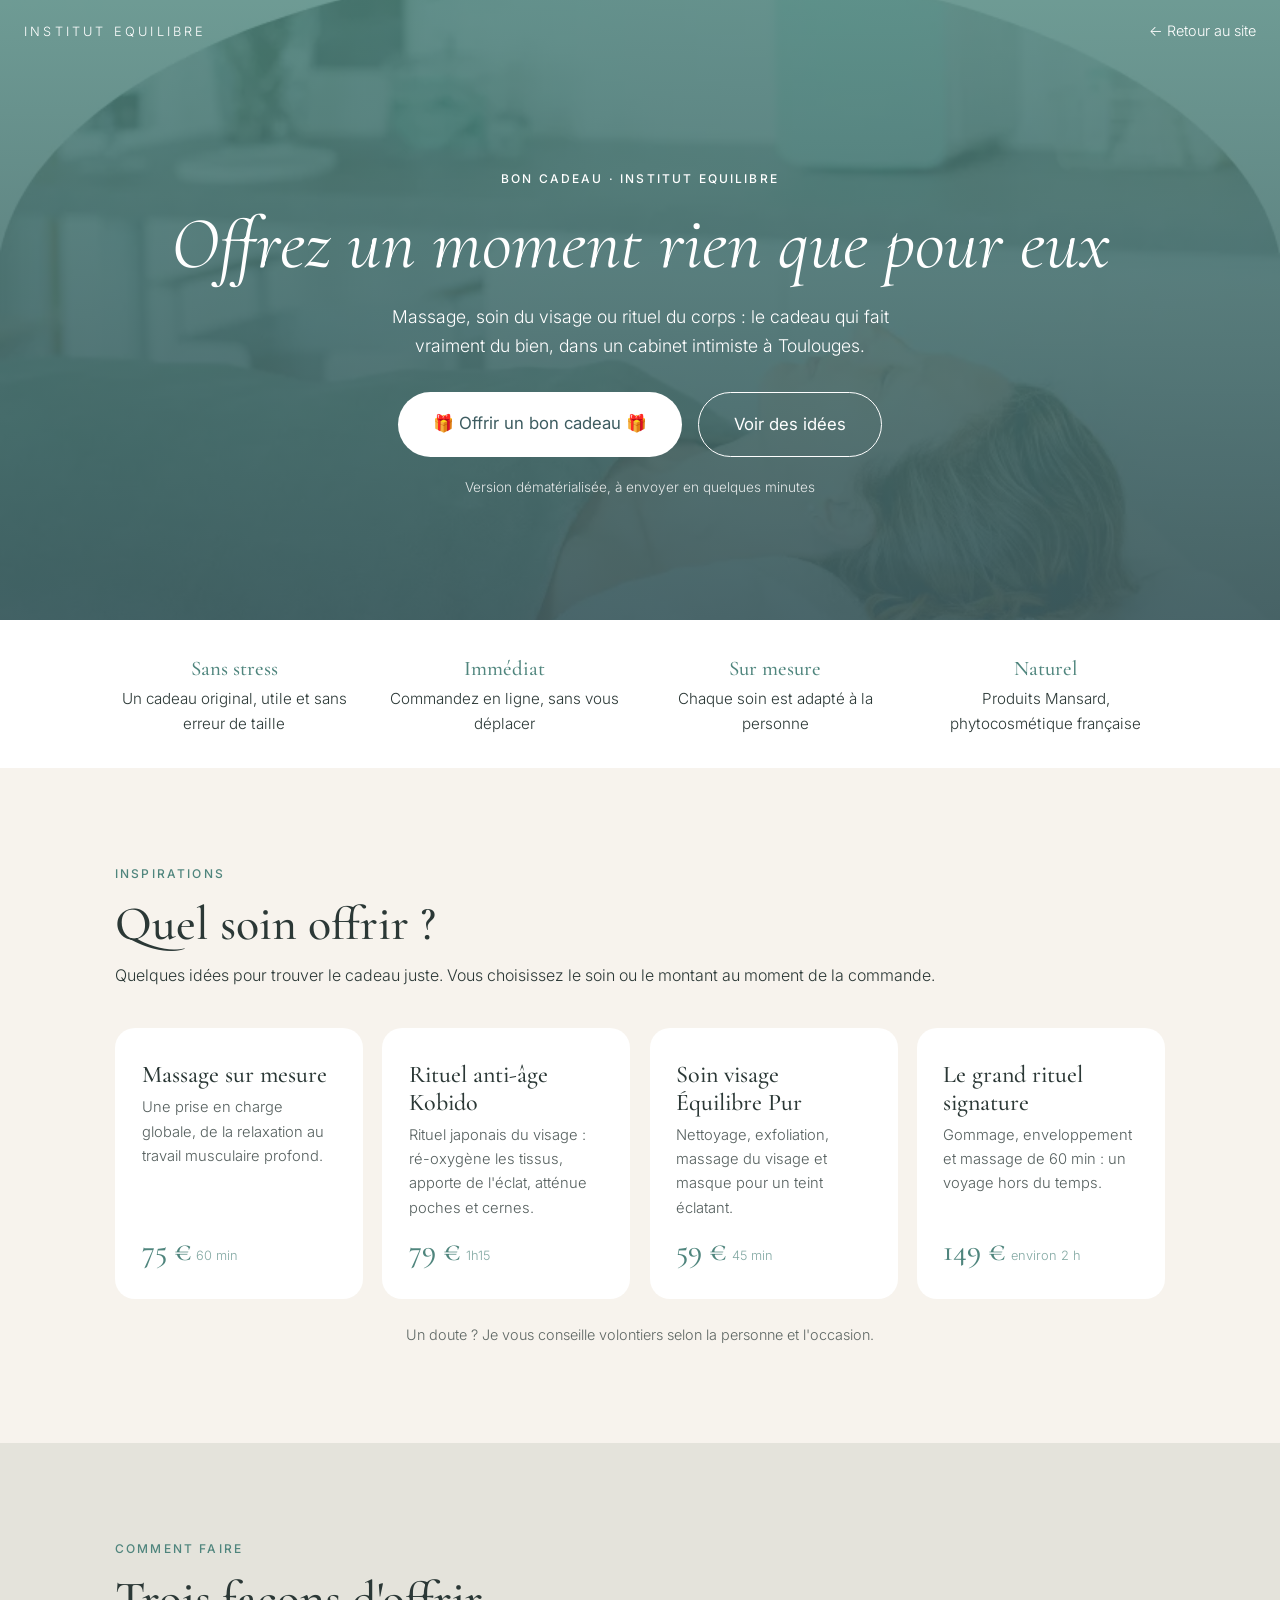
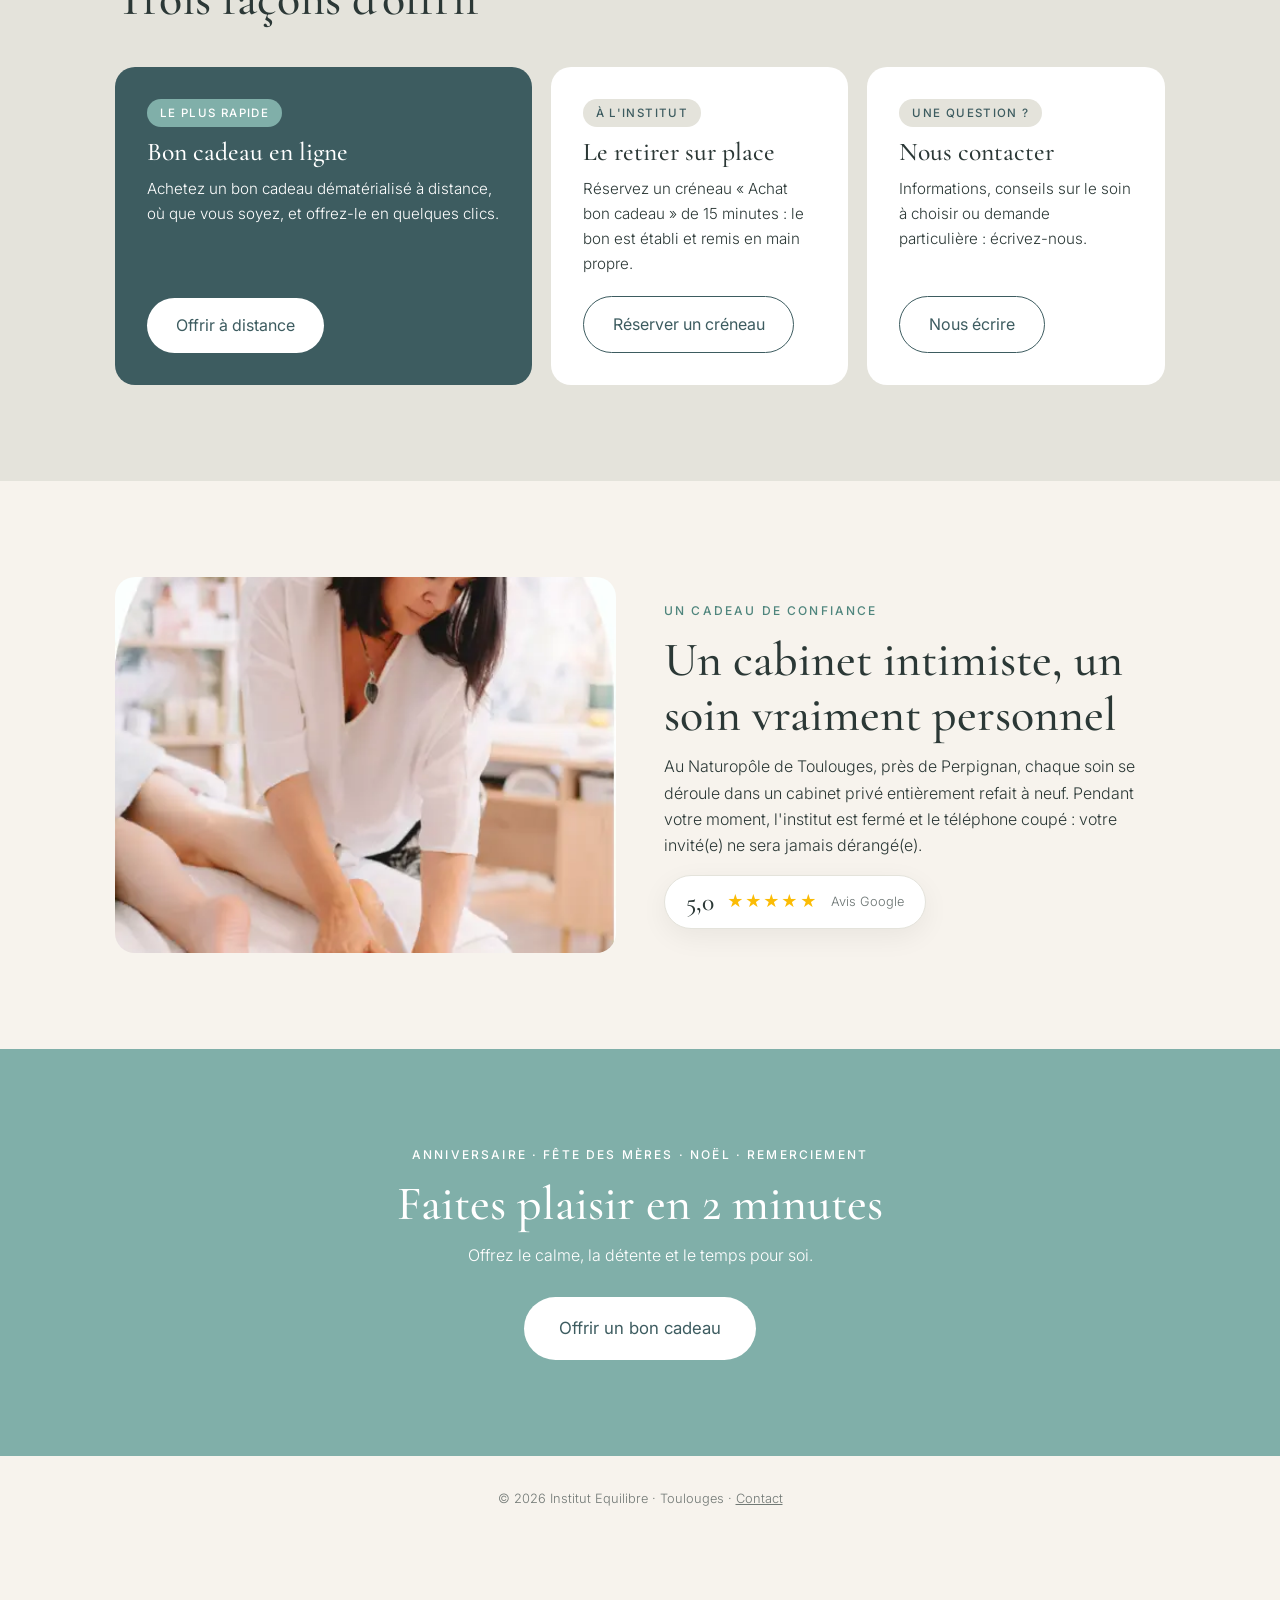
<file: offrir-bon-cadeau.html>
<!DOCTYPE html>
<html lang="fr">
<head>
<meta charset="UTF-8">
<meta name="viewport" content="width=device-width, initial-scale=1">
<title>Offrir un bon cadeau massage et soin – Institut Equilibre Toulouges</title>
<meta name="description" content="Offrez un moment de bien-être : bon cadeau massage, soin visage ou rituel du corps à l'Institut Equilibre de Toulouges, près de Perpignan. Achat en ligne ou à l'institut.">
<meta name="theme-color" content="#3d5c60">
<meta property="og:type" content="website">
<meta property="og:title" content="Offrir un bon cadeau – Institut Equilibre Toulouges">
<meta property="og:description" content="Le cadeau qui fait vraiment du bien : massage, soin visage ou rituel du corps.">
<meta property="og:image" content="https://institutequilibre.github.io/www/images/partage.webp">
<link rel="preconnect" href="https://fonts.googleapis.com">
<link rel="preconnect" href="https://fonts.gstatic.com" crossorigin>
<link href="https://fonts.googleapis.com/css2?family=Cormorant+Garamond:ital,wght@0,400;0,500;0,600;1,400&family=Inter:wght@300;400;500&display=swap" rel="stylesheet">
<style>
:root{--sage:#80afa9;--sage-d:#4f857d;--deep:#3d5c60;--cream:#f7f3ed;--sand:#e4e3db;--ink:#2b3836;--r:20px}
*{box-sizing:border-box;margin:0;padding:0}
html{scroll-behavior:smooth}
body{font-family:Inter,sans-serif;font-weight:300;color:var(--ink);background:var(--cream);line-height:1.65}
h1,h2,h3{font-family:'Cormorant Garamond',serif;font-weight:500;line-height:1.15}
h2{font-size:clamp(2rem,5vw,3rem);margin-bottom:.6rem}
img{max-width:100%;display:block}
section{padding:clamp(3.5rem,9vw,6rem) 1.5rem}
.wrap{max-width:1050px;margin:auto}
.eyebrow{text-transform:uppercase;letter-spacing:.18em;font-size:.75rem;color:var(--sage-d);font-weight:500;margin-bottom:.8rem;display:block}
.btn{display:inline-block;background:var(--deep);color:#fff;padding:.9rem 1.8rem;border-radius:99px;text-decoration:none;font-weight:400;transition:.25s}
.btn:hover{background:var(--ink);transform:translateY(-2px)}
.btn.ghost{background:transparent;border:1px solid #fff}
.btn.ghost:hover{background:#fff;color:var(--ink)}
.btn.light{background:#fff;color:var(--deep)}
.btn.big{padding:1.1rem 2.2rem;font-size:1.05rem}

/* Barre du haut */
.top{position:absolute;top:0;left:0;right:0;display:flex;justify-content:space-between;align-items:center;padding:1.2rem 1.5rem;z-index:10}
.top a{color:#fff;text-decoration:none;font-size:.9rem}
.top .brand{letter-spacing:.25em;text-transform:uppercase;font-size:.8rem}

/* Hero */
.hero{min-height:620px;display:grid;place-items:center;text-align:center;color:#fff;padding:7rem 1.5rem 4rem;
background:linear-gradient(rgba(79,133,125,.82),rgba(61,92,96,.92)),url('images/Cabinet.webp') center/cover}
.hero h1{font-size:clamp(2.4rem,7vw,4.6rem);margin:.6rem 0 1rem;font-style:italic;font-weight:400}
.hero p{max-width:560px;margin:0 auto 2rem;font-size:1.1rem}
.hero .eyebrow{color:#fff}
.actions{display:flex;gap:1rem;justify-content:center;flex-wrap:wrap}
.hero small{display:block;margin-top:1.2rem;font-size:.85rem;opacity:.85}

/* Arguments */
.perks{background:#fff;padding:2rem 1.5rem}
.perks ul{list-style:none;max-width:1050px;margin:auto;display:grid;grid-template-columns:repeat(auto-fit,minmax(210px,1fr));gap:1rem 2rem;text-align:center}
.perks li{font-size:.95rem}
.perks b{display:block;font-family:'Cormorant Garamond',serif;font-size:1.3rem;font-weight:500;color:var(--sage-d)}

/* Idées cadeaux */
.ideas .grid{display:grid;grid-template-columns:repeat(auto-fit,minmax(230px,1fr));gap:1.2rem;margin-top:2.5rem}
.idea{background:#fff;border-radius:var(--r);padding:2rem 1.6rem;display:flex;flex-direction:column;gap:.4rem;border:1px solid transparent;transition:.25s}
.idea:hover{transform:translateY(-4px);box-shadow:0 14px 34px rgba(0,0,0,.1);border-color:var(--sand)}
.idea h3{font-size:1.5rem}
.idea p{font-size:.92rem;opacity:.8;flex:1}
.idea .price{font:500 1.9rem/1 'Cormorant Garamond',serif;color:var(--sage-d);margin-top:.6rem}
.idea .price small{font:300 .8rem Inter,sans-serif;opacity:.7;margin-left:.3rem}
.note{margin-top:1.5rem;font-size:.9rem;opacity:.75;text-align:center}

/* Parcours */
.ways{background:var(--sand)}
.ways .grid{display:grid;gap:1.2rem;margin-top:2.5rem}
@media(min-width:800px){.ways .grid{grid-template-columns:1.4fr 1fr 1fr}}
.way{background:#fff;border-radius:var(--r);padding:2rem;display:flex;flex-direction:column;gap:.6rem}
.way.main{background:var(--deep);color:#fff}
.way.main .tag{background:var(--sage);color:#fff}
.tag{align-self:flex-start;background:var(--sand);color:var(--deep);font-size:.72rem;letter-spacing:.12em;text-transform:uppercase;font-weight:500;padding:.3rem .8rem;border-radius:99px}
.way h3{font-size:1.6rem}
.way p{flex:1;font-size:.95rem}
.way .btn{align-self:flex-start;margin-top:.6rem}
.way:not(.main) .btn{background:transparent;color:var(--deep);border:1px solid var(--deep)}
.way:not(.main) .btn:hover{background:var(--deep);color:#fff}

/* Confiance */
.trust .wrap{display:grid;gap:3rem;align-items:center}
@media(min-width:800px){.trust .wrap{grid-template-columns:1fr 1fr}}
.trust img{border-radius:var(--r);width:100%;aspect-ratio:4/3;object-fit:cover}
.trust p{margin-bottom:1rem}
.reviews{display:inline-flex;align-items:center;gap:.8rem;padding:.8rem 1.3rem;background:#fff;border-radius:99px;text-decoration:none;color:var(--ink);border:1px solid var(--sand);box-shadow:0 8px 28px rgba(0,0,0,.06);transition:.25s}
.reviews:hover{transform:translateY(-2px)}
.reviews b{font:500 1.6rem/1 'Cormorant Garamond',serif}
.stars{color:#fbbc05;letter-spacing:.08em}
.reviews small{font-size:.8rem;opacity:.7}

/* CTA final */
.final{background:var(--sage);color:#fff;text-align:center}
.final .eyebrow{color:#fff}
.final p{max-width:520px;margin:0 auto 1.8rem}

footer{text-align:center;padding:2rem 1rem 6rem;font-size:.8rem;opacity:.65}
footer a{color:inherit}

.sticky{display:none}
@media(max-width:600px){
  html{font-size:14px}
  section{padding:2.5rem 1rem}
  .hero{min-height:0;padding:6rem 1rem 3rem}
  .actions .btn{width:100%;text-align:center}
  h2{font-size:1.8rem}
  .top .brand{font-size:.65rem}
  .sticky{display:block;position:fixed;bottom:14px;left:14px;right:14px;text-align:center;z-index:1001;box-shadow:0 10px 25px rgba(0,0,0,.3)}
}
</style>
</head>
<body>

<div class="top">
  <a class="brand" href="index.html">Institut Equilibre</a>
  <a href="index.html">← Retour au site</a>
</div>

<header class="hero">
  <div>
    <span class="eyebrow">Bon cadeau · Institut Equilibre</span>
    <h1>Offrez un moment rien que pour eux</h1>
    <p>Massage, soin du visage ou rituel du corps : le cadeau qui fait vraiment du bien, dans un cabinet intimiste à Toulouges.</p>
    <div class="actions">
      <a class="btn light big" href="achat-bon-cadeau.html" target="_blank" rel="noopener">🎁 Offrir un bon cadeau 🎁</a>
      <a class="btn ghost big" href="#idees">Voir des idées</a>
    </div>
    <small>Version dématérialisée, à envoyer en quelques minutes</small>
  </div>
</header>

<div class="perks">
  <ul>
    <li><b>Sans stress</b>Un cadeau original, utile et sans erreur de taille</li>
    <li><b>Immédiat</b>Commandez en ligne, sans vous déplacer</li>
    <li><b>Sur mesure</b>Chaque soin est adapté à la personne</li>
    <li><b>Naturel</b>Produits Mansard, phytocosmétique française</li>
  </ul>
</div>

<section id="idees" class="ideas">
  <div class="wrap">
    <span class="eyebrow">Inspirations</span>
    <h2>Quel soin offrir ?</h2>
    <p>Quelques idées pour trouver le cadeau juste. Vous choisissez le soin ou le montant au moment de la commande.</p>
    <div class="grid">
            <div class="idea">
        <h3>Massage sur mesure</h3>
        <p>Une prise en charge globale, de la relaxation au travail musculaire profond.</p>
        <div class="price">75 €<small>60 min</small></div>
      </div>
      <div class="idea">
        <h3>Rituel anti-âge Kobido</h3>
        <p>Rituel japonais du visage : ré-oxygène les tissus, apporte de l'éclat, atténue poches et cernes.</p>
        <div class="price">79 €<small>1h15</small></div>
      </div>
      <div class="idea">
        <h3>Soin visage Équilibre Pur</h3>
        <p>Nettoyage, exfoliation, massage du visage et masque pour un teint éclatant.</p>
        <div class="price">59 €<small>45 min</small></div>
      </div>
      <div class="idea">
        <h3>Le grand rituel signature</h3>
        <p>Gommage, enveloppement et massage de 60 min : un voyage hors du temps.</p>
        <div class="price">149 €<small>environ 2 h</small></div>
      </div>
    </div>
    <p class="note">Un doute ? Je vous conseille volontiers selon la personne et l'occasion.</p>
  </div>
</section>

<section class="ways">
  <div class="wrap">
    <span class="eyebrow">Comment faire</span>
    <h2>Trois façons d'offrir</h2>
    <div class="grid">
      <div class="way main">
        <span class="tag">Le plus rapide</span>
        <h3>Bon cadeau en ligne</h3>
        <p>Achetez un bon cadeau dématérialisé à distance, où que vous soyez, et offrez-le en quelques clics.</p>
        <a class="btn light" href="achat-bon-cadeau.html" target="_blank" rel="noopener">Offrir à distance</a>
      </div>
      <div class="way">
        <span class="tag">À l'institut</span>
        <h3>Le retirer sur place</h3>
        <p>Réservez un créneau « Achat bon cadeau » de 15 minutes : le bon est établi et remis en main propre.</p>
        <a class="btn" href="https://www.planity.com/institut-equilibre-66350-toulouges" target="_blank" rel="noopener">Réserver un créneau</a>
      </div>
      <div class="way">
        <span class="tag">Une question ?</span>
        <h3>Nous contacter</h3>
        <p>Informations, conseils sur le soin à choisir ou demande particulière : écrivez-nous.</p>
        <a class="btn" href="mailto:contact@institutequilibre.fr?subject=Bon%20cadeau">Nous écrire</a>
      </div>
    </div>
  </div>
</section>

<section class="trust">
  <div class="wrap">
    <img src="images/Massage.webp" alt="Massage à l'Institut Equilibre" loading="lazy">
    <div>
      <span class="eyebrow">Un cadeau de confiance</span>
      <h2>Un cabinet intimiste, un soin vraiment personnel</h2>
      <p>Au Naturopôle de Toulouges, près de Perpignan, chaque soin se déroule dans un cabinet privé entièrement refait à neuf. Pendant votre moment, l'institut est fermé et le téléphone coupé : votre invité(e) ne sera jamais dérangé(e).</p>
      <a class="reviews" href="https://share.google/BgqpHiEWUVIyXNBQk" target="_blank" rel="noopener">
        <b>5,0</b><span class="stars">★★★★★</span><small>Avis Google</small>
      </a>
    </div>
  </div>
</section>

<section class="final">
  <div class="wrap">
    <span class="eyebrow">Anniversaire · Fête des mères · Noël · Remerciement</span>
    <h2>Faites plaisir en 2 minutes</h2>
    <p>Offrez le calme, la détente et le temps pour soi.</p>
    <a class="btn light big" href="achat-bon-cadeau.html" target="_blank" rel="noopener">Offrir un bon cadeau</a>
  </div>
</section>

<footer>© 2026 Institut Equilibre · Toulouges · <a href="index.html#contact">Contact</a></footer>

<a href="achat-bon-cadeau.html" target="_blank" rel="noopener" class="btn sticky">Offrir un bon cadeau</a>

</body>
</html>
</file>
<file: pages.css>
:root{--sage:#80afa9;--sage-d:#4f857d;--deep:#3d5c60;--cream:#f7f3ed;--sand:#e4e3db;--ink:#2b3836;--r:20px}
*{box-sizing:border-box;margin:0;padding:0}
html{scroll-behavior:smooth}
body{font-family:Inter,sans-serif;font-weight:400;color:var(--ink);background:var(--cream);line-height:1.65}
h1,h2,h3{font-family:'Cormorant Garamond',serif;font-weight:500;line-height:1.15}
h2{font-size:clamp(2rem,5vw,3rem);margin-bottom:.6rem}
h3{font-size:1.5rem;margin-bottom:.4rem}
img{max-width:100%;display:block}
section{padding:clamp(3.5rem,9vw,6rem) 1.5rem}
.wrap{max-width:1050px;margin:auto}
.eyebrow{text-transform:uppercase;letter-spacing:.18em;font-size:.75rem;color:var(--sage-d);font-weight:500;margin-bottom:.8rem;display:block}
.btn{display:inline-block;background:var(--deep);color:#fff;padding:.9rem 1.8rem;border-radius:99px;text-decoration:none;font-weight:400;transition:.25s}
.btn:hover{background:var(--ink);transform:translateY(-2px)}
.btn.ghost{background:transparent;border:1px solid #fff}
.btn.ghost:hover{background:#fff;color:var(--ink)}
.btn.light{background:#fff;color:var(--deep)}
.btn.big{padding:1.1rem 2.2rem;font-size:1.05rem}
.actions{display:flex;gap:1rem;justify-content:center;flex-wrap:wrap}

.top{position:absolute;top:0;left:0;right:0;display:flex;justify-content:space-between;align-items:center;padding:1.2rem 1.5rem;z-index:10}
.top.solid{position:static;background:var(--deep)}
.top a{color:#fff;text-decoration:none;font-size:.9rem}
.top .brand{letter-spacing:.25em;text-transform:uppercase;font-size:.8rem}

.hero{min-height:560px;display:grid;place-items:center;text-align:center;color:#fff;padding:7rem 1.5rem 4rem;
background:linear-gradient(rgba(79,133,125,.85),rgba(61,92,96,.94)),var(--bg) center/cover}
.hero .eyebrow{color:#fff}
.hero h1{font-size:clamp(2.3rem,6.5vw,4.2rem);margin:.6rem auto 1rem;font-style:italic;font-weight:400;max-width:820px}
.hero p{max-width:580px;margin:0 auto 2rem;font-size:1.1rem}

.alt{background:#fff}
.sand{background:var(--sand)}
.split{display:grid;gap:3rem;align-items:center}
@media(min-width:800px){.split{grid-template-columns:1fr 1.2fr}.split.rev{grid-template-columns:1.2fr 1fr}.split.rev img{order:2}}
.split img{border-radius:var(--r);width:100%;aspect-ratio:4/5;object-fit:cover}
.txt p{margin-bottom:1rem}
.ticks{list-style:none;margin-top:1rem}
.ticks li{padding:.4rem 0 .4rem 1.4rem;position:relative}
.ticks li:before{content:"✦";position:absolute;left:0;color:var(--sage-d);font-size:.8rem;top:.65rem}

.prices{background:#fff;border-radius:var(--r);padding:.6rem 1.8rem;margin-top:1.8rem;box-shadow:0 10px 30px rgba(0,0,0,.06)}
.row{display:flex;justify-content:space-between;gap:1rem;padding:.9rem 0;border-top:1px solid var(--sand)}
.row:first-child{border-top:0}
.row div span{display:block;font-size:.9rem;opacity:.8}
.row b{font-weight:500;color:var(--sage-d);white-space:nowrap}
.more{display:inline-block;margin-top:1rem;color:var(--deep);font-weight:500;text-decoration:none;border-bottom:1px solid}
.note{font-size:.9rem;opacity:.8;margin-top:1rem}
.warn{background:#fff;border-left:4px solid var(--sage-d);border-radius:12px;padding:1.2rem 1.5rem;margin-top:1.2rem}

.final{background:var(--deep);color:#fff;text-align:center}
.final .eyebrow{color:var(--sage)}
.final p{max-width:540px;margin:0 auto 1.8rem}
.final .alt-link{display:block;margin-top:1.2rem;color:#fff;font-size:.95rem}

.legal{max-width:760px;margin:auto;padding:3rem 1.5rem}
.legal h1{font-size:clamp(2.2rem,6vw,3.2rem);margin-bottom:1rem}
.legal h2{font-size:1.7rem;margin:2.2rem 0 .5rem}
.legal p,.legal li{margin-bottom:.6rem}
.legal ul{margin-left:1.2rem}
.legal a{color:var(--deep)}
mark.todo{background:#fff3b0;padding:0 .3rem;border-radius:4px}

footer{text-align:center;padding:2rem 1rem 6rem;font-size:.8rem;opacity:.7}
footer a{color:inherit}
.sticky{display:none}
@media(max-width:600px){
  html{font-size:16px}
  section{padding:2.5rem 1rem}
  .hero{min-height:0;padding:6rem 1rem 3rem}
  .actions .btn{width:100%;text-align:center}
  h2{font-size:1.8rem}
  .top .brand{font-size:.65rem}
  .prices{padding:.4rem 1.1rem}
  .sticky{display:block;position:fixed;bottom:14px;left:14px;right:14px;text-align:center;z-index:1001;box-shadow:0 10px 25px rgba(0,0,0,.3)}
}
</file>
